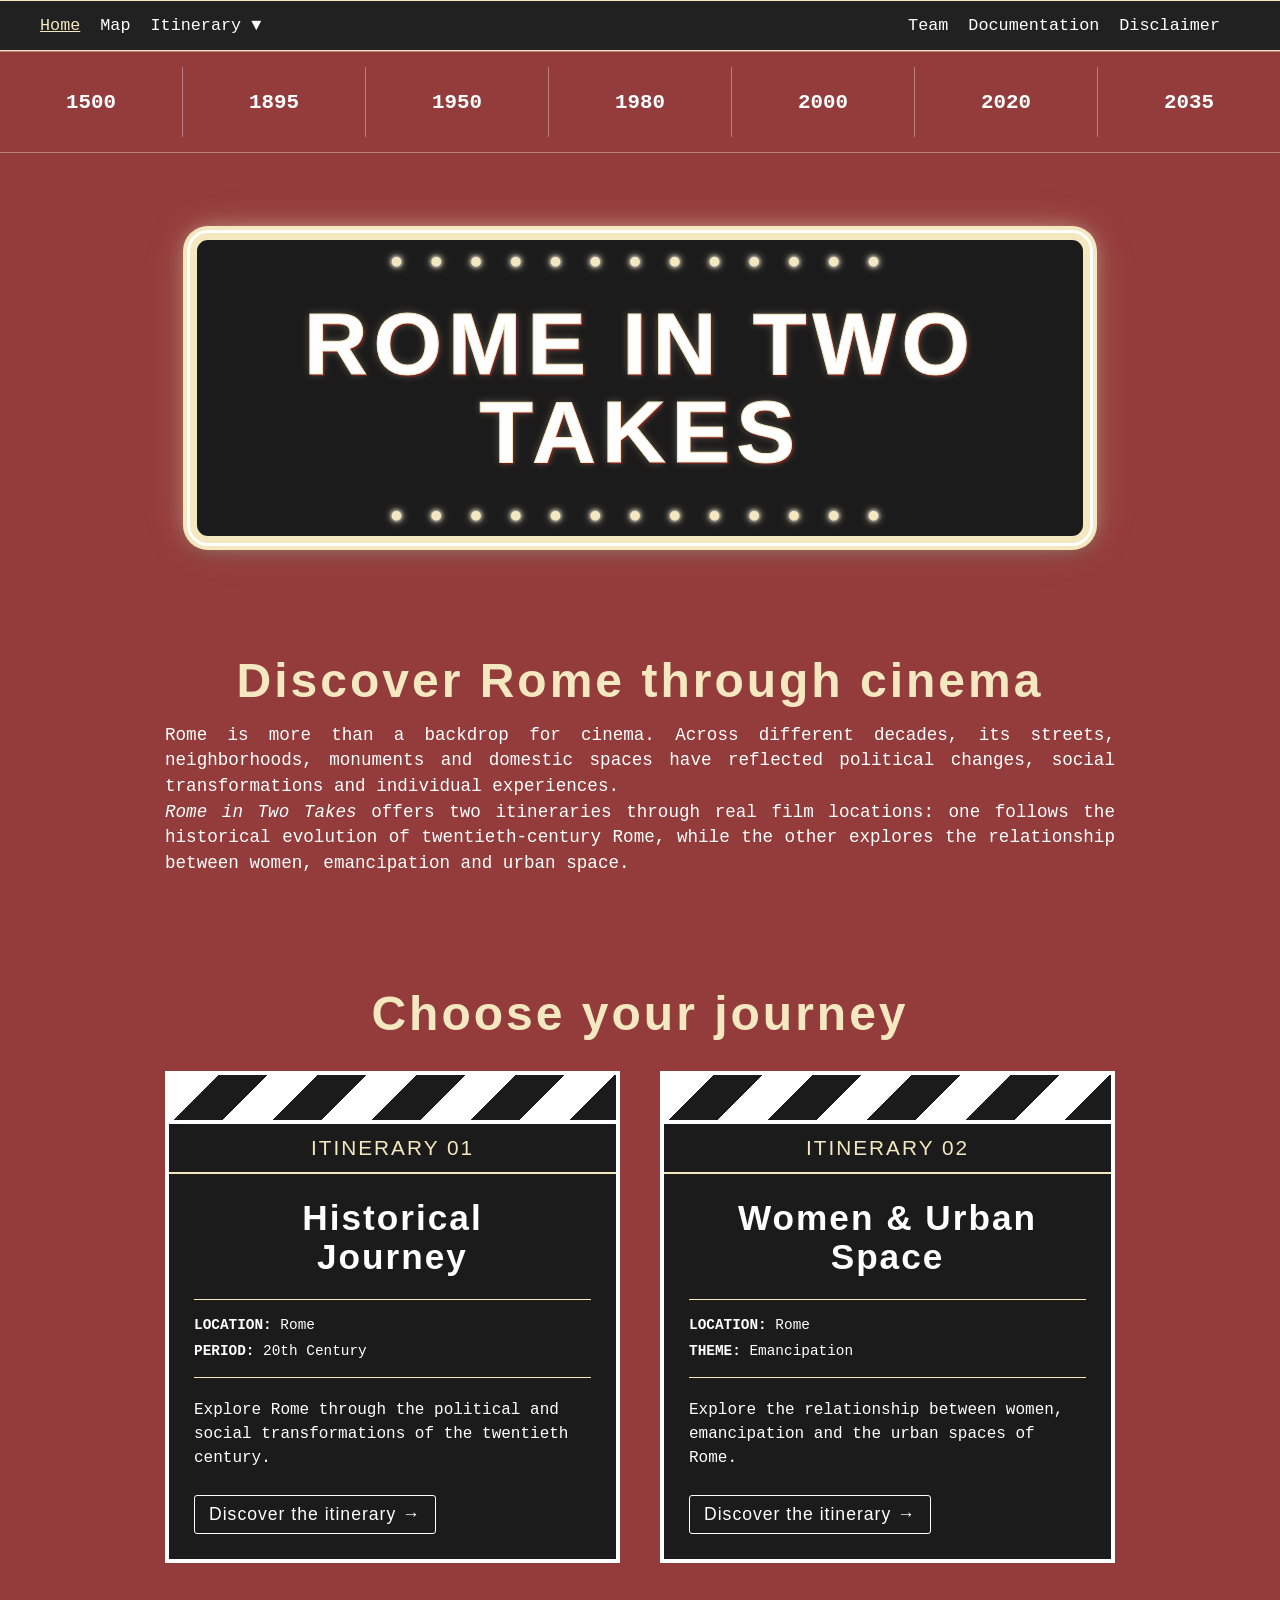
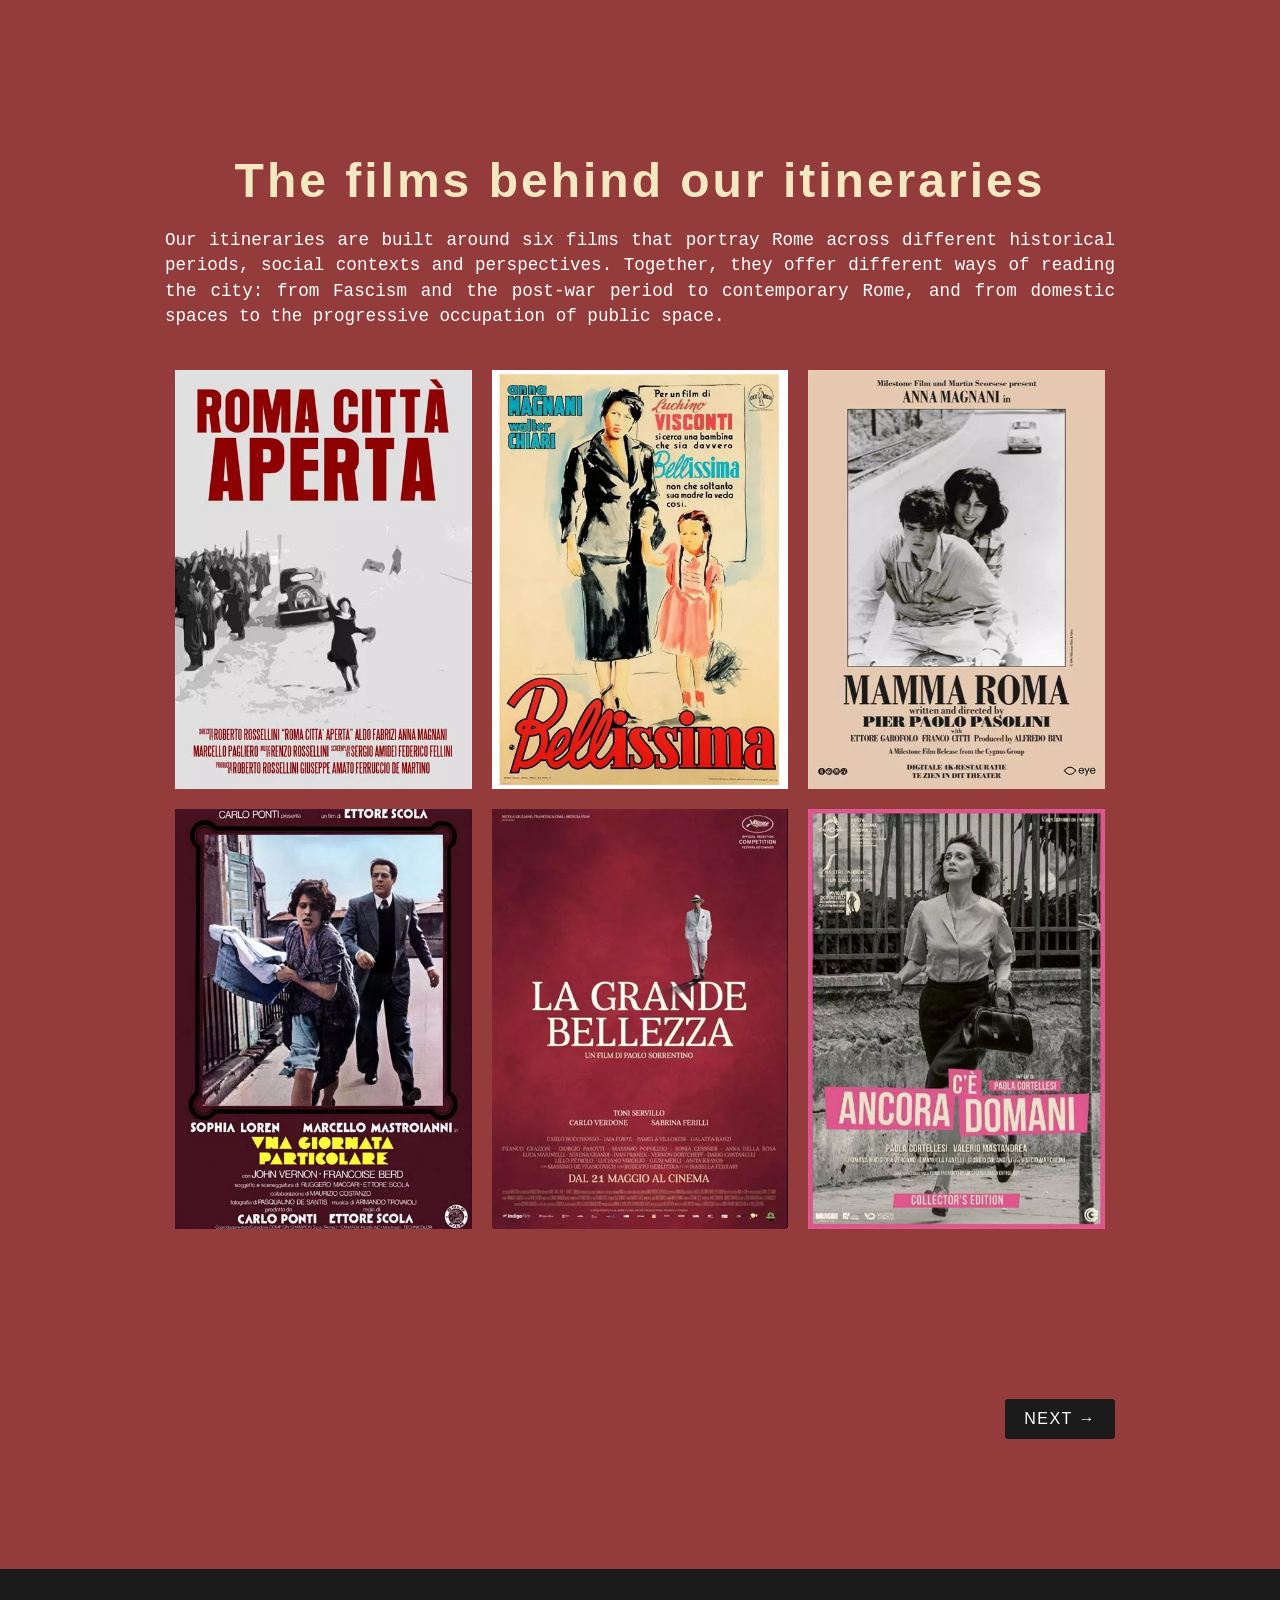
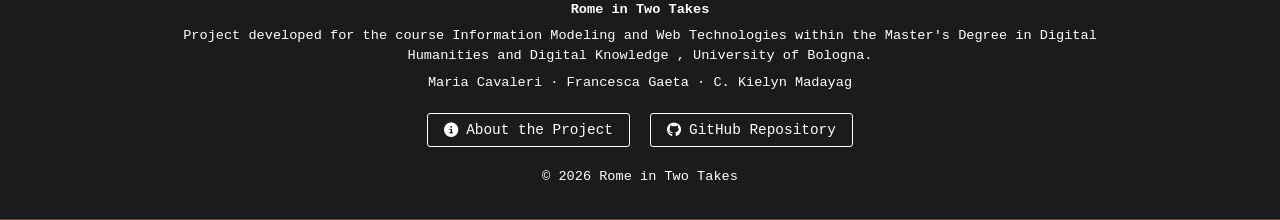
<file: index.html>
<!DOCTYPE html>
<html>

<head>
    <title>Rome in two takes</title>
    <link rel="stylesheet" href="css/base.css">
    <script src="java/base.js"></script>
    <link rel="favicon" href="img/favicon.png">
    <link href="https://fonts.googleapis.com/css2?family=Limelight&display=swap" rel="stylesheet">
    <link href="https://fonts.googleapis.com/css2?family=Libre+Baskerville:wght@400;700&family=Rye&display=swap" rel="stylesheet">
    <link rel="stylesheet" href="https://cdnjs.cloudflare.com/ajax/libs/font-awesome/6.7.2/css/all.min.css">
</head>

<body>
    <!-- header -->
    <header>

        <div class="link-head" style="text-align:left;">
            <a href="index.html" class="active">Home</a>
            <a href="mappa.html">Map</a>
            <div class="dropdown">
                 <a href="#">Itinerary &#9660;</a>
                <div class="dropdown-menu">
                    <a href="tourStorico.html">Historical Journey</a>
                    <a href="narrativa_femminista.html">Women & Urban Space</a>
                </div>

            </div>

        </div>

        <div class="link-head" style="text-align:right;">
            <a href="pagina1.html">Team</a>
            <a href="documentazione.html">Documentation</a>
            <a href="pagina3.html">Disclaimer</a>

        </div>

    </header>

    <!-- barra scelta stile -->
    <div class="bar-style">
        <div class="bar-item">
            <a href="css/style1500.css">
                <span class="nav-label">1500</span>
            </a>
        </div>
        <div class="bar-item">
            <a href="css/style1895.css">
                <span class="nav-label">1895</span>
            </a>
        </div>
        <div class="bar-item">
            <a href="css/base.css">
                <span class="nav-label">1950</span>
            </a>
        </div>
        <div class="bar-item">
            <a href="css/style1980.css">
                <span class="nav-label">1980</span>
            </a>
        </div>
        <div class="bar-item">
            <a href="css/style2000.css">
                <span class="nav-label">2000</span>
            </a>
        </div>
        <div class="bar-item">
            <a href="css/style2020.css">
                <span class="nav-label">2020</span>
            </a>
        </div>
        <div class="bar-item">
            <a href="css/style2035.css">
                <span class="nav-label">2035</span>
            </a>
        </div>
    </div>

    <!-- area centrale blocchi (foto e testo) -->
    <main>
        <section class="home-introduction">
            <div class="title-container">
                <h1>Rome in Two Takes</h1>
            </div>
        </section>

        <section class="project-introduction">

                <h2>Discover Rome through cinema</h2>
                <p> Rome is more than a backdrop for cinema. Across different decades, its streets,
                    neighborhoods, monuments and domestic spaces have reflected political changes,
                    social transformations and individual experiences.
                </p>

                <p>
                    <i>Rome in Two Takes</i> offers two itineraries through real film locations:
                    one follows the historical evolution of twentieth-century Rome, while the other
                    explores the relationship between women, emancipation and urban space.
                </p>

        </section>


        <section class="narratives">
            <h2>Choose your journey</h2>

            <div class="narrativa-container">
                <a href="tourStorico.html" class="narrative-card">
                    <div class="card-decoration"></div>
                    <div class="card-label">
                        ITINERARY 01
                    </div>
                    <div class="card-body">
                        <h3>Historical <br> Journey</h3>
                        <div class="card-details">
                            <p><strong>LOCATION:</strong> Rome</p>
                            <p><strong>PERIOD:</strong> 20th Century</p>
                        </div>
                        <p class="card-description">
                            Explore Rome through the political and social
                            transformations of the twentieth century.
                        </p>
                        <span class="discover">Discover the itinerary &rarr;</span>
                    </div>
                </a>


                <a href="narrativa_femminista.html" class="narrative-card">
                    <div class="card-decoration"></div>
                    <div class="card-label">
                        ITINERARY 02
                    </div>
                    <div class="card-body">
                        <h3>Women & Urban Space</h3>
                        <div class="card-details">
                            <p><strong>LOCATION:</strong> Rome</p>
                            <p><strong>THEME:</strong> Emancipation</p>
                        </div>
                        <p class="card-description">
                            Explore the relationship between women,
                            emancipation and the urban spaces of Rome.
                        </p>
                        <span class="discover">Discover the itinerary &rarr;</span>
                    </div>
                </a>
            </div>
        </section>


        <section class="films-section">

                <div class="films-introduction">
                    <h2>The films behind our itineraries</h2>

                    <p>
                        Our itineraries are built around six films that portray Rome across different historical periods,
                        social contexts and perspectives. Together, they offer different ways of reading the city:
                        from Fascism and the post-war period to contemporary Rome, and from domestic spaces to the
                        progressive occupation of public space.
                    </p>
                </div>


                <div class="poster-container">

                    <div class="poster-grid">

                        <!-- POSTER 1 -->
                        <div class="poster">
                            <div class="poster-flip">

                                <img src="img/romacittaperta-poster.png"
                                    alt="Rome, Open City poster"
                                    class="poster-img">

                                <div class="poster-back">
                                    <h3>Rome, Open City</h3>

                                    <p>
                                        Roberto Rossellini (1945)<br><br>
                                        A landmark of Italian Neorealism, the film portrays
                                        Rome during the Nazi occupation and the struggle of the Resistance.
                                    </p>
                                </div>

                            </div>
                        </div>


                        <!-- POSTER 2 -->
                        <div class="poster">
                            <div class="poster-flip">

                                <img src="img/bellissima-poster.png"
                                    alt="Bellissima poster"
                                    class="poster-img">

                                <div class="poster-back">
                                    <h3>Bellissima</h3>

                                    <p>
                                        Luchino Visconti (1951)<br><br>
                                        Through Maddalena and her daughter, the film explores
                                        working-class Rome and the dreams created by the world of Cinecittà.
                                    </p>
                                </div>

                            </div>
                        </div>


                        <!-- POSTER 3 -->
                        <div class="poster">
                            <div class="poster-flip">

                                <img src="img/mammaroma-poster.png"
                                    alt="Mamma Roma poster"
                                    class="poster-img">

                                <div class="poster-back">
                                    <h3>Mamma Roma</h3>

                                    <p>
                                        Pier Paolo Pasolini (1962)<br><br>
                                        The film follows a mother searching for social redemption
                                        within the rapidly transforming outskirts of post-war Rome.
                                    </p>
                                </div>

                            </div>
                        </div>


                        <!-- POSTER 4 -->
                        <div class="poster">
                            <div class="poster-flip">

                                <img src="img/1ggparticolare-poster.png"
                                    alt="A Special Day poster"
                                    class="poster-img">

                                <div class="poster-back">
                                    <h3>A Special Day</h3>

                                    <p>
                                        Ettore Scola (1977)<br><br>
                                        Set during Hitler's visit to Rome in 1938, the film
                                        explores Fascism through the intimate meeting of two neighbours.
                                    </p>
                                </div>

                            </div>
                        </div>


                        <!-- POSTER 5 -->
                        <div class="poster">
                            <div class="poster-flip">

                                <img src="img/grandebellezza-poster.png"
                                    alt="The Great Beauty poster"
                                    class="poster-img">

                                <div class="poster-back">
                                    <h3>The Great Beauty</h3>

                                    <p>
                                        Paolo Sorrentino (2013)<br><br>
                                        Jep Gambardella moves through a spectacular yet disillusioned Rome,
                                        suspended between historical beauty and contemporary emptiness.
                                    </p>
                                </div>

                            </div>
                        </div>


                        <!-- POSTER 6 -->
                        <div class="poster">
                            <div class="poster-flip">

                                <img src="img/ancoradomani-poster.png"
                                    alt="There's Still Tomorrow poster"
                                    class="poster-img">

                                <div class="poster-back">
                                    <h3>There's Still Tomorrow</h3>

                                    <p>
                                        Paola Cortellesi (2023)<br><br>
                                        Set in post-war Rome, the film follows Delia's gradual
                                        movement towards independence and a different future.
                                    </p>
                                </div>

                            </div>
                        </div>

                    </div>

                </div>

            </section>

            <div class="bottoni-pagine">
                <a href="mappa.html" class="bottone">NEXT &rarr;</a>
            </div>

    </main>

    <footer>
        <div class="footer-container">

            <p class="footer-title">
                <strong>Rome in Two Takes</strong>
            </p>

            <p>
                Project developed for the course
                <a href="https://www.unibo.it/it/studiare/insegnamenti-competenze-trasversali-moocs/insegnamenti/insegnamento/2025/533915"
                    target="_blank">
                    Information Modeling and Web Technologies
                </a>
                within the Master's Degree in
                <a href="https://corsi.unibo.it/2cycle/DigitalHumanitiesKnowledge"
                    target="_blank">
                    Digital Humanities and Digital Knowledge
                </a>,
                University of Bologna.
            </p>

            <p>
                Maria Cavaleri · Francesca Gaeta · C. Kielyn Madayag
            </p>

             <div class="footer-links">

                <a href="about.html" class="footer-box">
                    <i class="fa-solid fa-circle-info"></i>
                    About the Project
                </a>

                <a href="https://github.com/mariacavaleri321-wq/infoModeling"
                    target="_blank"
                    class="footer-box">
                    <i class="fa-brands fa-github"></i>
                    GitHub Repository
                </a>

            </div>

            <p class="footer-copyright">
                © 2026 Rome in Two Takes
            </p>

        </div>
    </footer>

</body>
</html>
</file>
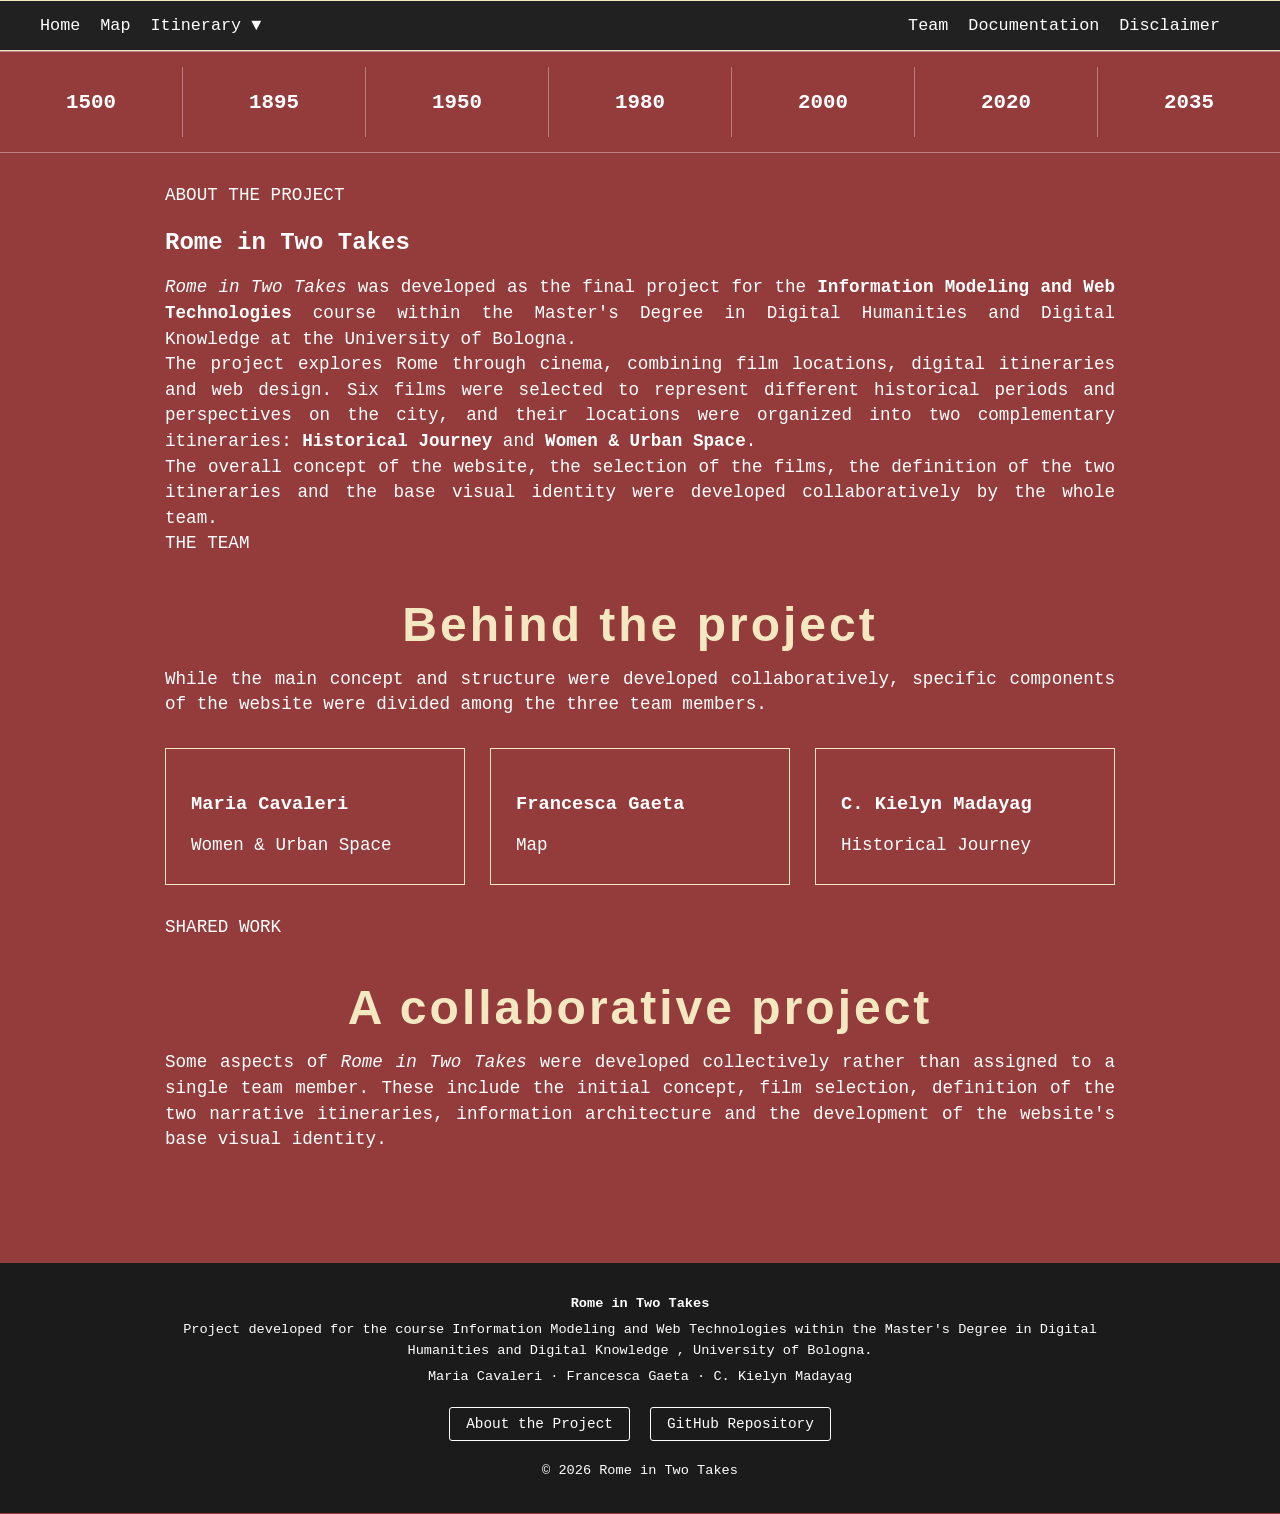
<file: about.html>
<!DOCTYPE html>

<html lang="en">

<head>

    <meta charset="UTF-8">

    <title>Rome in two takes</title>

    <link id="theme-style" rel="stylesheet" href="css/base.css">
    <link rel="stylesheet" href="https://cdnjs.cloudflare.com/ajax/libs/font-awesome/6.7.2/css/all.min.css">
    <link href="https://fonts.googleapis.com/css2?family=Libre+Baskerville:wght@400;700&family=Rye&display=swap" rel="stylesheet">
</head>

<body>
    <header>

        <div class="link-head" style="text-align:left;">
            <a href="index.html">Home</a>
            <a href="mappa.html">Map</a>
            <div class="dropdown">
                 <a href="#">Itinerary &#9660;</a>
                <div class="dropdown-menu">
                    <a href="tourStorico.html">Historical Journey</a>
                    <a href="narrativa_femminista.html">Women & Urban Space</a>
                </div>

            </div>

        </div>

        <div class="link-head" style="text-align:right;">
            <a href="pagina1.html">Team</a>
            <a href="documentazione.html">Documentation</a>
            <a href="pagina3.html">Disclaimer</a>

        </div>

    </header>

    <!-- barra scelta stile -->
    <div class="bar-style">
        <div class="bar-item">
            <a href="css/style1500.css">
                <span class="nav-label">1500</span>
            </a>
        </div>
        <div class="bar-item">
            <a href="css/style1895.css">
                <span class="nav-label">1895</span>
            </a>
        </div>
        <div class="bar-item">
            <a href="css/base.css">
                <span class="nav-label">1950</span>
            </a>
        </div>
        <div class="bar-item">
            <a href="css/style1980.css">
                <span class="nav-label">1980</span>
            </a>
        </div>
        <div class="bar-item">
            <a href="css/style2000.css">
                <span class="nav-label">2000</span>
            </a>
        </div>
        <div class="bar-item">
            <a href="css/style2020.css">
                <span class="nav-label">2020</span>
            </a>
        </div>
        <div class="bar-item">
            <a href="css/style2035.css">
                <span class="nav-label">2035</span>
            </a>
        </div>
    </div>

    <main class="about-page">

            <!-- INTRODUZIONE AL PROGETTO -->
            <section class="about-introduction">

                <p class="section-label">ABOUT THE PROJECT</p>

                <h1>Rome in Two Takes</h1>

                <p>
                    <i>Rome in Two Takes</i> was developed as the final project for the
                    <strong>Information Modeling and Web Technologies</strong> course
                    within the Master's Degree in Digital Humanities and Digital Knowledge
                    at the University of Bologna.
                </p>

                <p>
                    The project explores Rome through cinema, combining film locations,
                    digital itineraries and web design. Six films were selected to represent
                    different historical periods and perspectives on the city, and their
                    locations were organized into two complementary itineraries:
                    <strong>Historical Journey</strong> and
                    <strong>Women & Urban Space</strong>.
                </p>

                <p>
                    The overall concept of the website, the selection of the films,
                    the definition of the two itineraries and the base visual identity
                    were developed collaboratively by the whole team.
                </p>

            </section>


            <!-- TEAM -->
            <section class="team-section">

                <p class="section-label">THE TEAM</p>
                <h2>Behind the project</h2>

                <p class="team-introduction">
                    While the main concept and structure were developed collaboratively,
                    specific components of the website were divided among the three
                    team members.
                </p>


                <div class="team-container">



                    <!-- MARIA -->
                    <article class="team-card">


                        <h3>Maria Cavaleri</h3>

                        <p class="team-role">Women & Urban Space</p>

            
                    </article>

                     <!-- FRANCESCA -->
                    <article class="team-card">


                        <h3>Francesca Gaeta</h3>

                        <p class="team-role">Map</p>

        
                    </article>


                    <!-- KIELYN -->
                    <article class="team-card">

                        <h3>C. Kielyn Madayag</h3>

                        <p class="team-role">Historical Journey</p>

                    </article>

                </div>

            </section>


            <!-- COLLABORATIVE WORK -->
            <section class="shared-work">

                <p class="section-label">SHARED WORK</p>
                <h2>A collaborative project</h2>

                <p>
                    Some aspects of <i>Rome in Two Takes</i> were developed collectively
                    rather than assigned to a single team member. These include the
                    initial concept, film selection, definition of the two narrative
                    itineraries, information architecture and the development of the
                    website's base visual identity.
                </p>

            </section>

        </main>

 <footer>
        <div class="footer-container">

            <p class="footer-title">
                <strong>Rome in Two Takes</strong>
            </p>

            <p>
                Project developed for the course
                <a href="https://www.unibo.it/it/studiare/insegnamenti-competenze-trasversali-moocs/insegnamenti/insegnamento/2025/533915"
                    target="_blank">
                    Information Modeling and Web Technologies
                </a>
                within the Master's Degree in
                <a href="https://corsi.unibo.it/2cycle/DigitalHumanitiesKnowledge"
                    target="_blank">
                    Digital Humanities and Digital Knowledge
                </a>,
                University of Bologna.
            </p>

            <p>
                Maria Cavaleri · Francesca Gaeta · C. Kielyn Madayag
            </p>

            <div class="footer-links">

                <a href="about.html" class="footer-box">
                    About the Project
                </a>

                <a href="https://github.com/mariacavaleri321-wq/infoModeling"
                    target="_blank"
                    class="footer-box">
                    GitHub Repository
                </a>

            </div>

            <p class="footer-copyright">
                © 2026 Rome in Two Takes
            </p>

        </div>
    </footer>


</body>

</html>
</file>
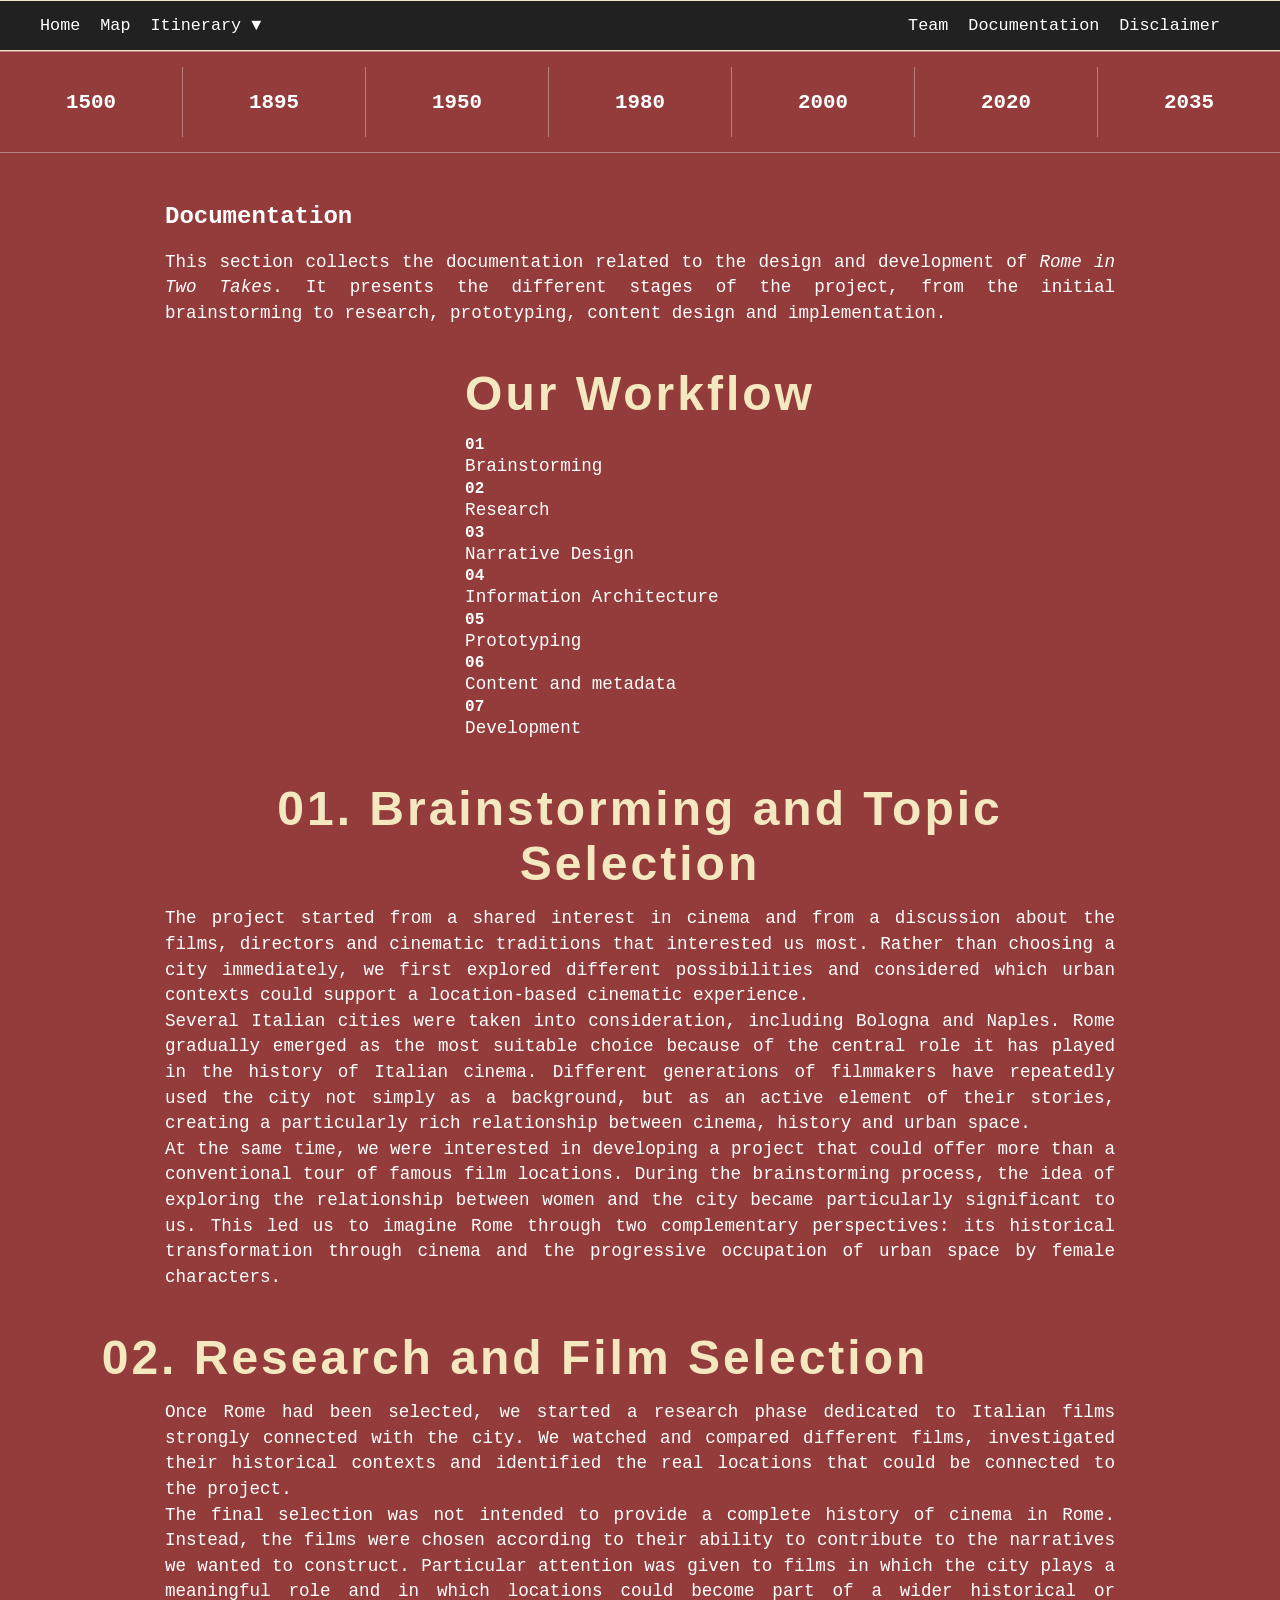
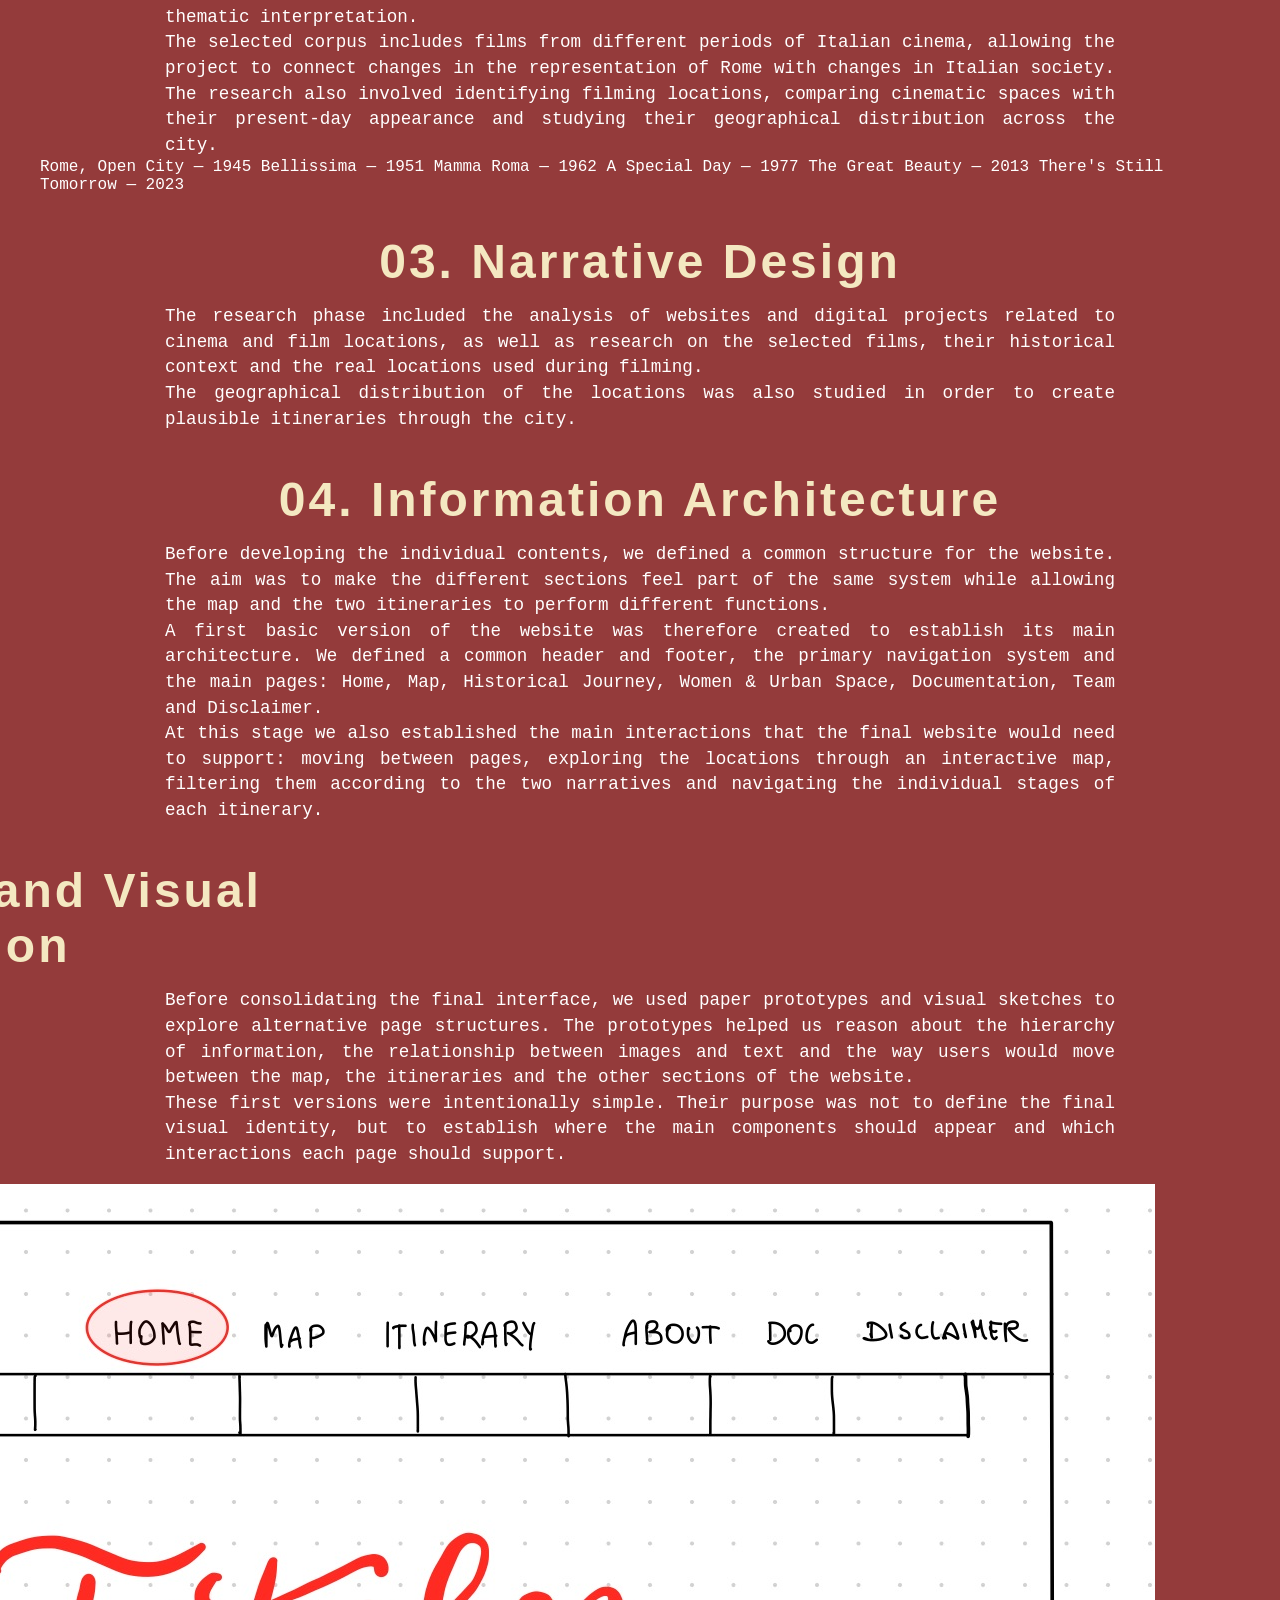
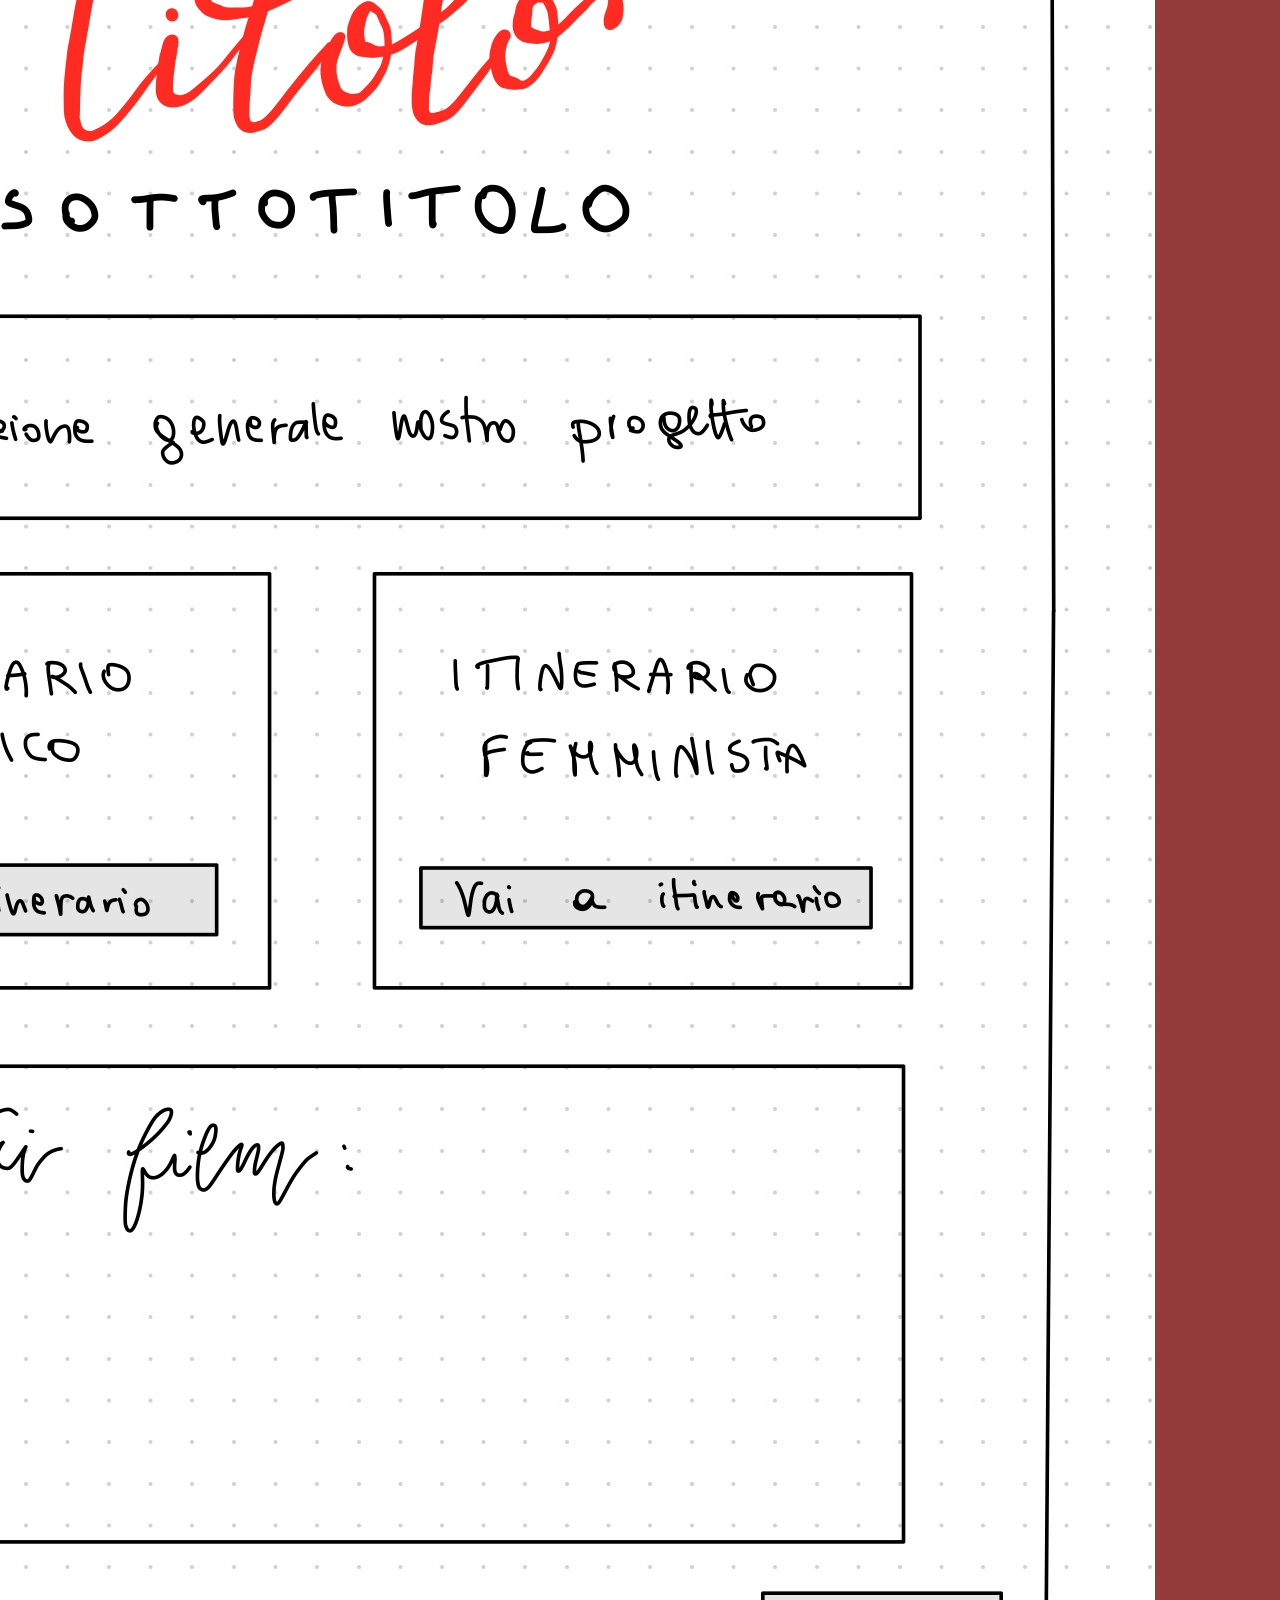
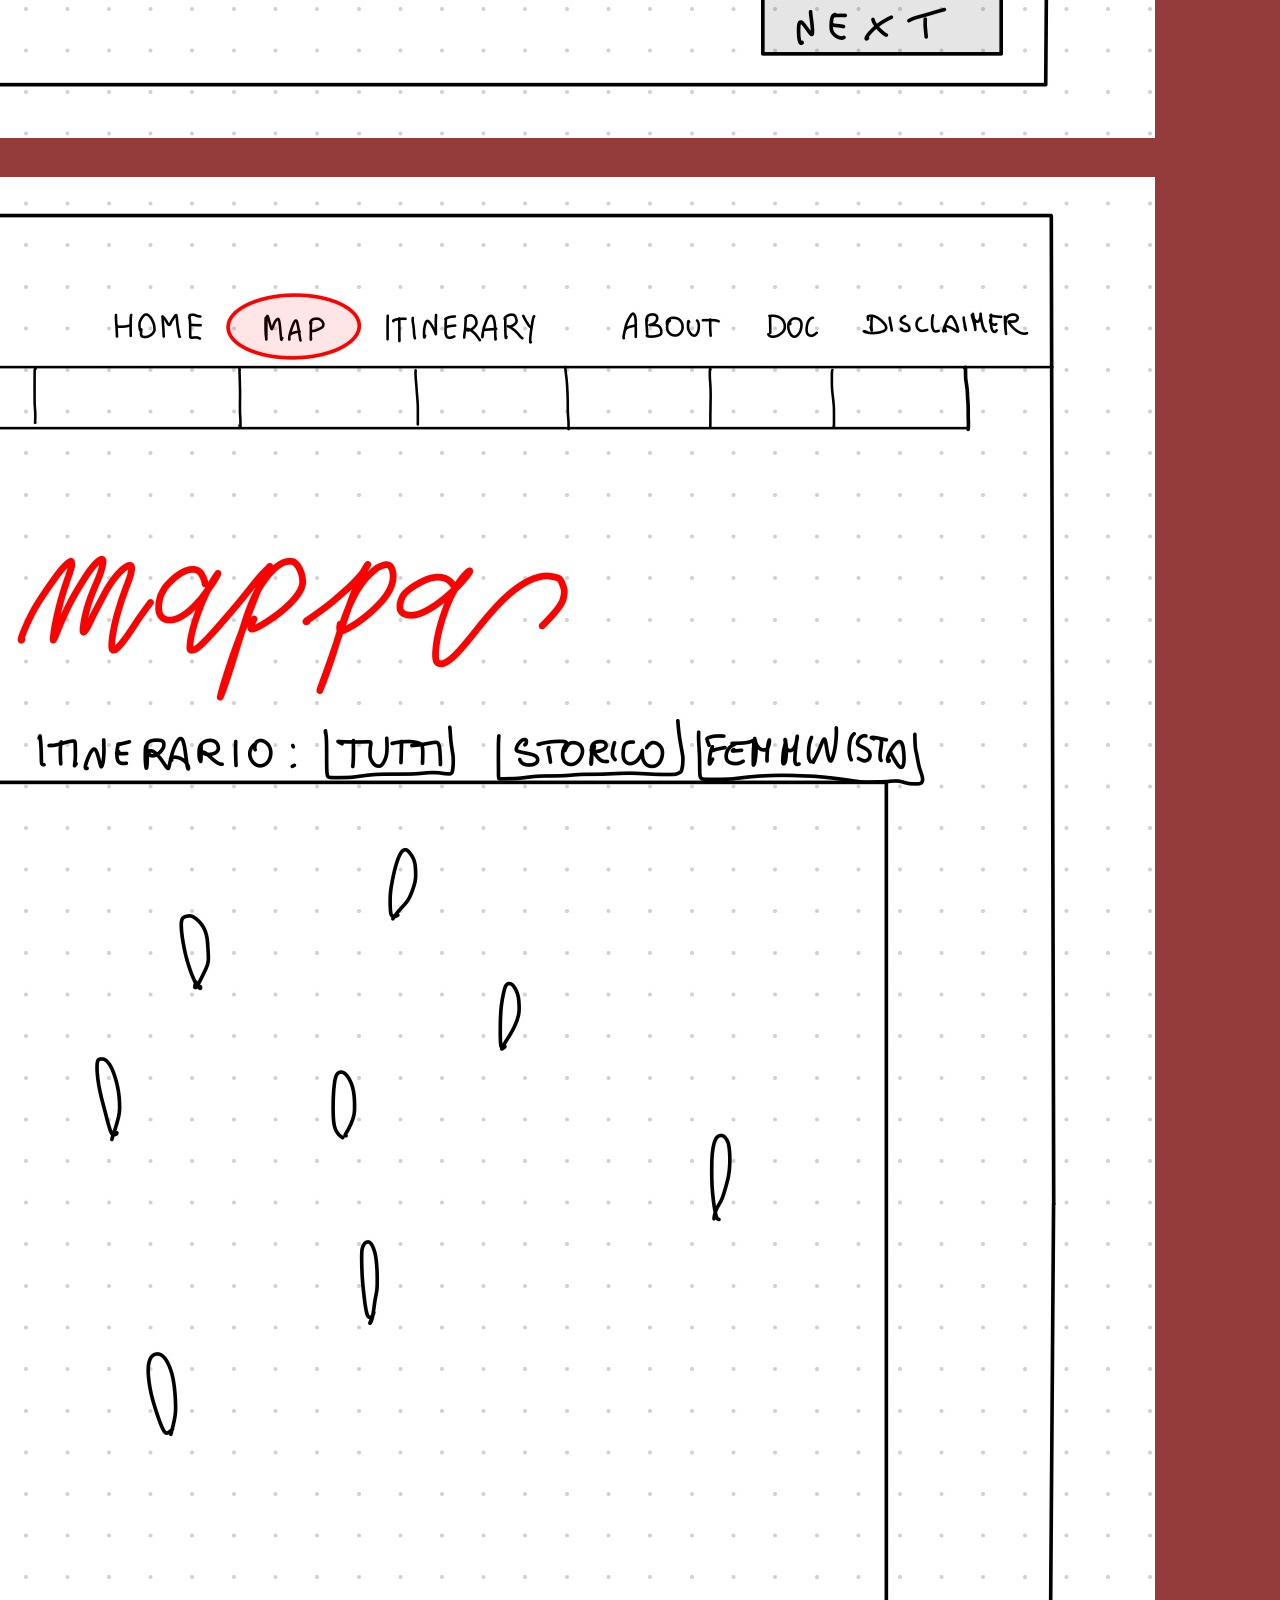
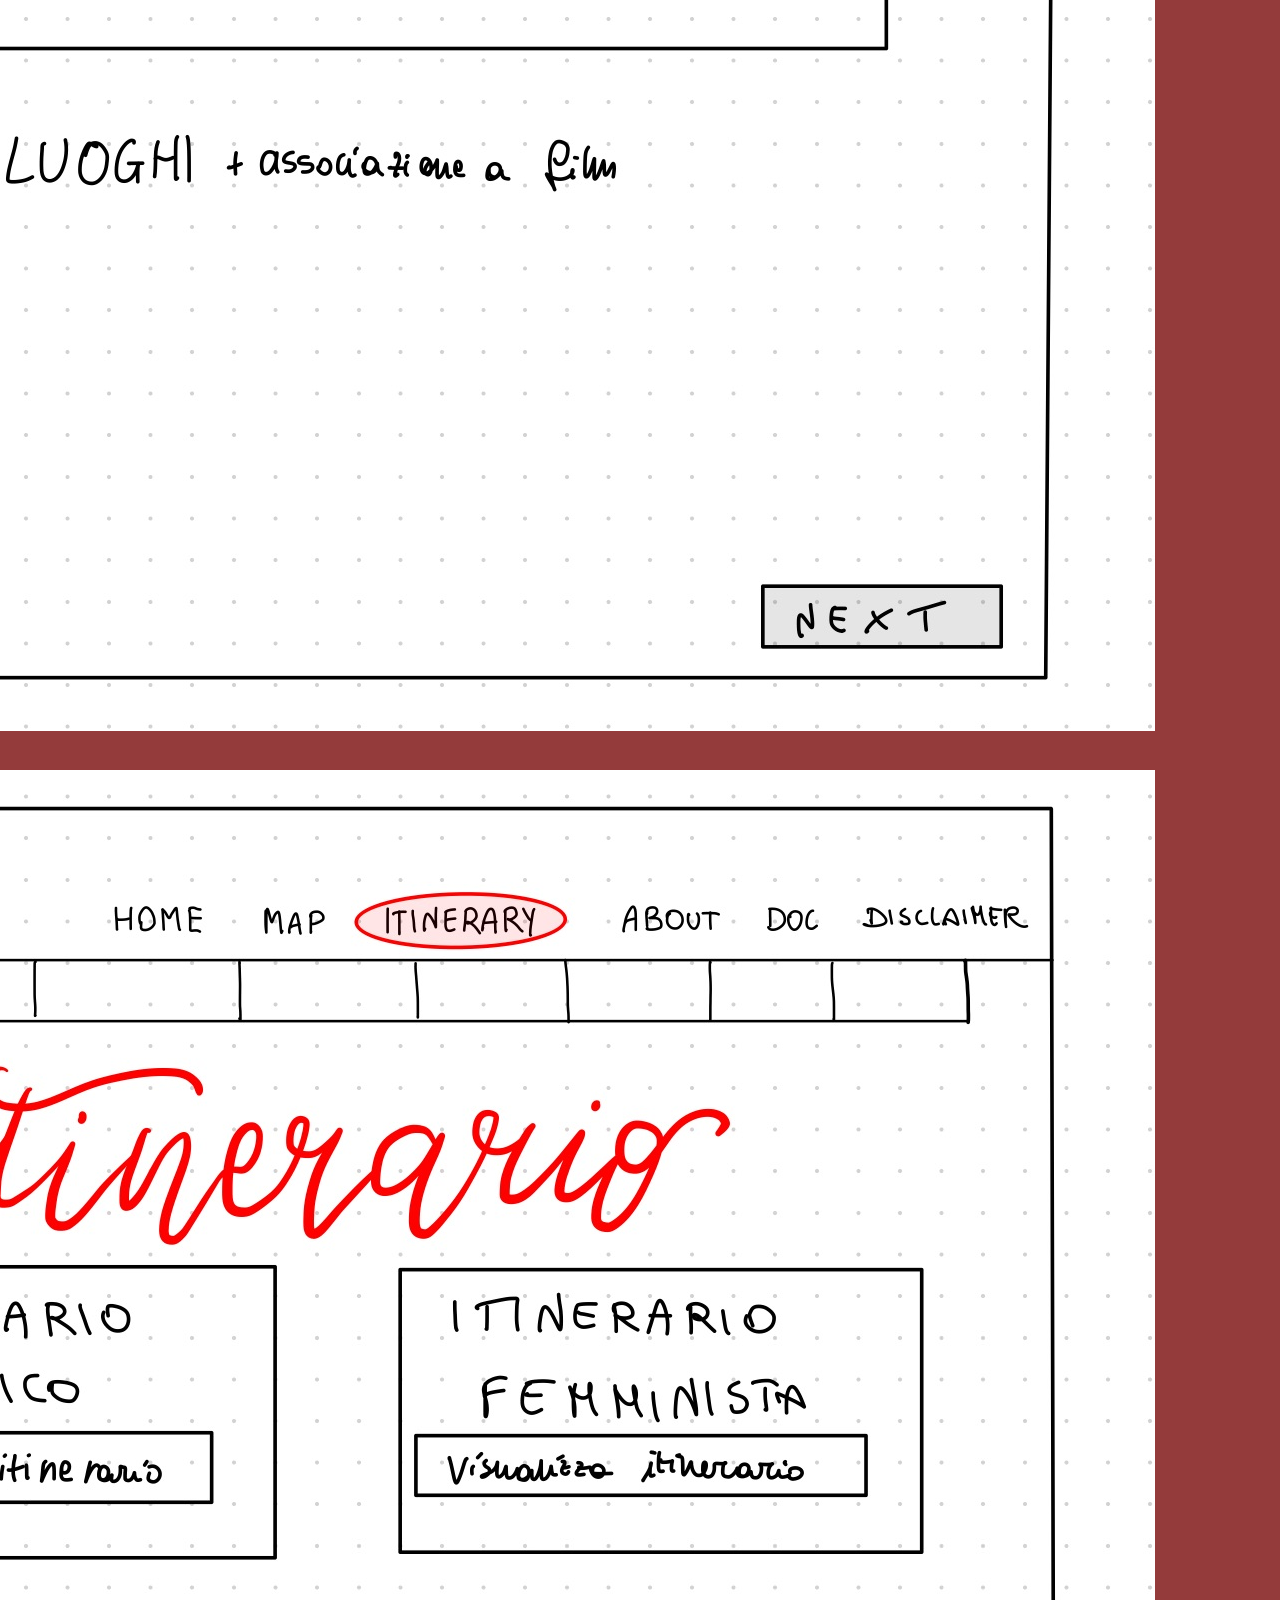
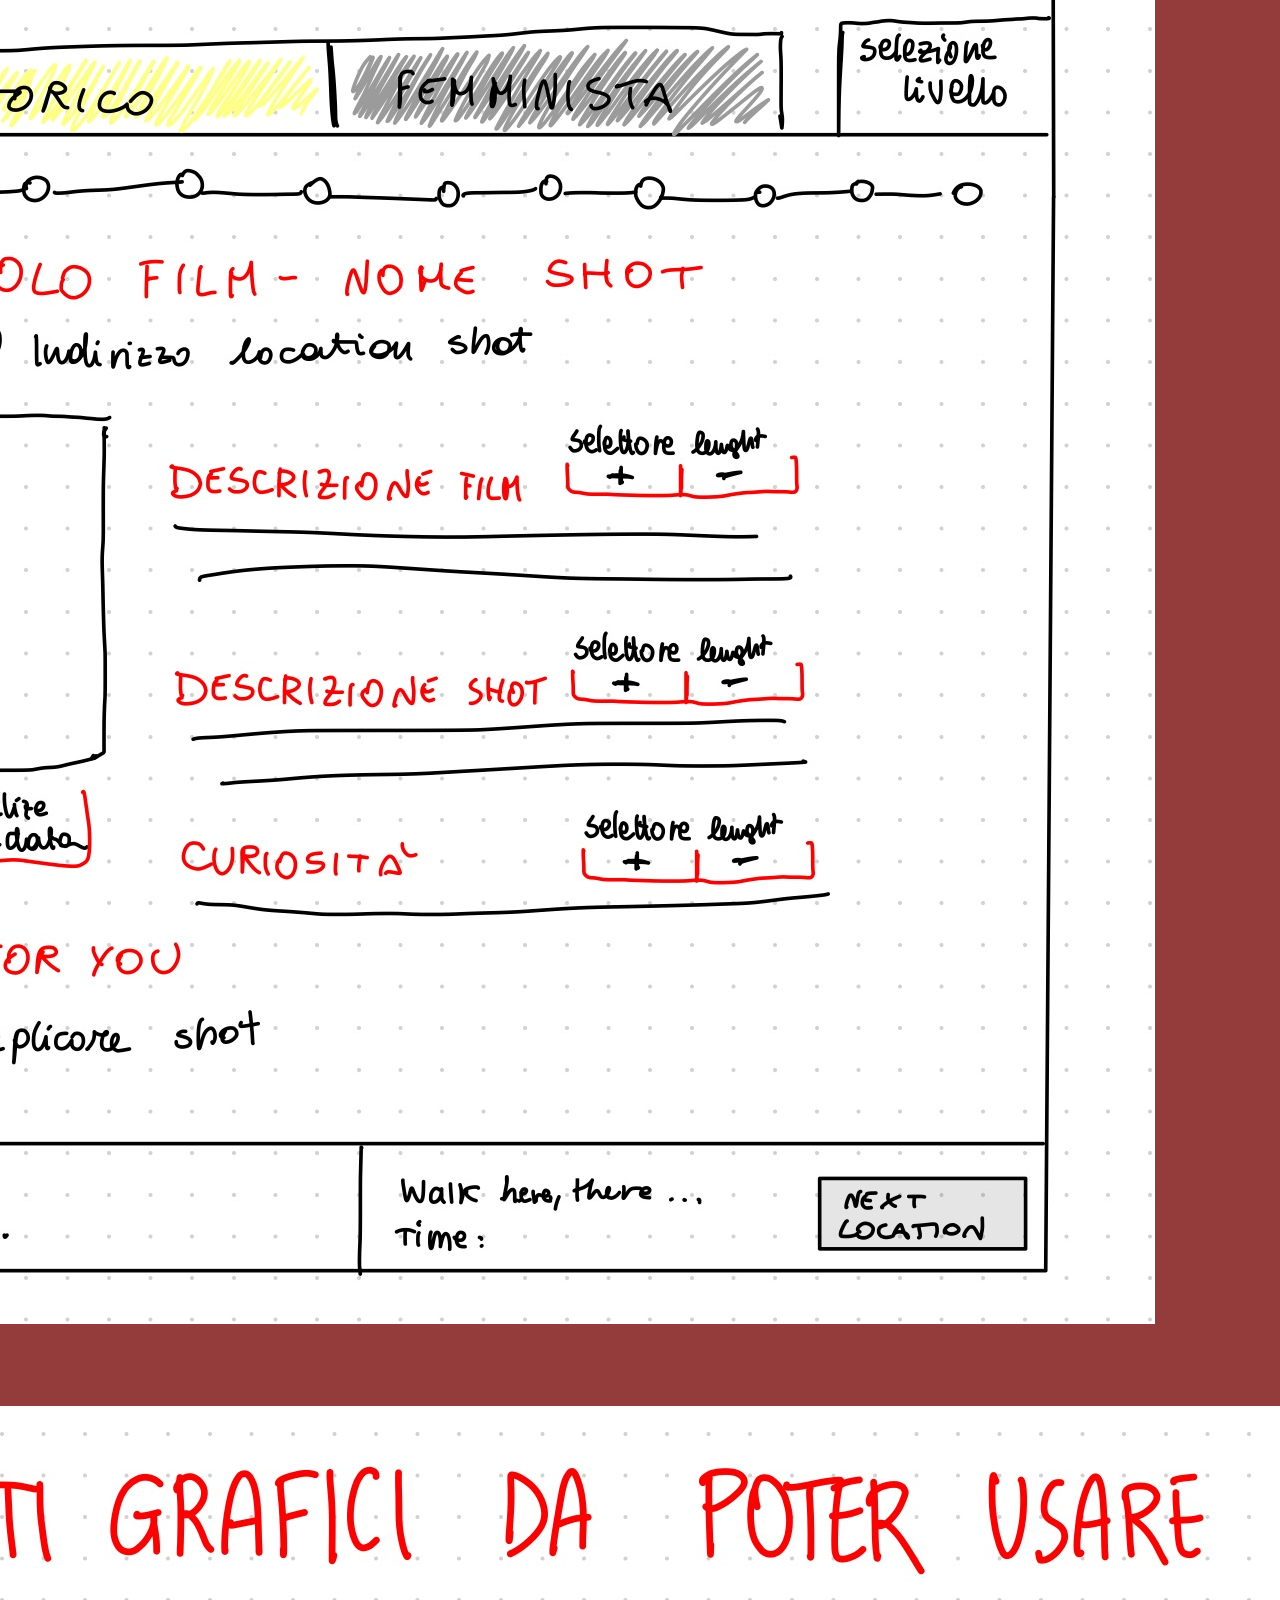
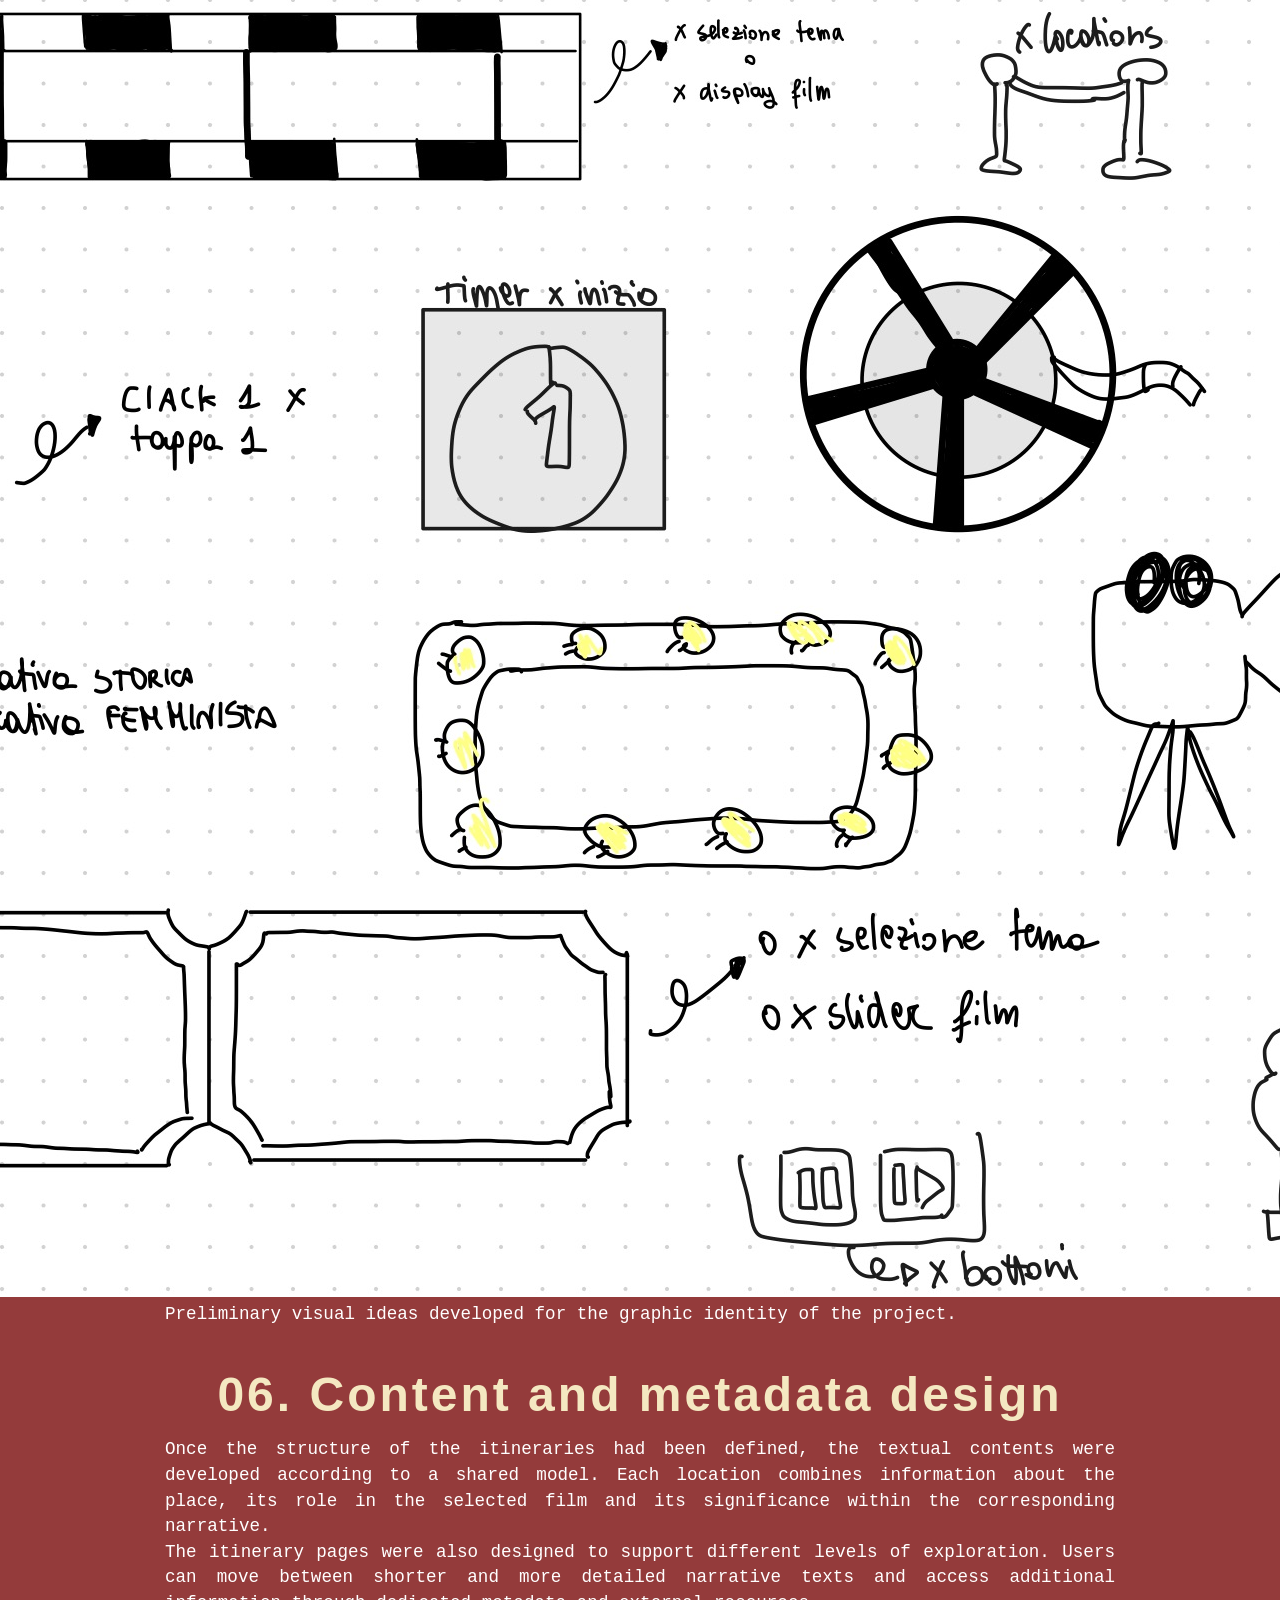
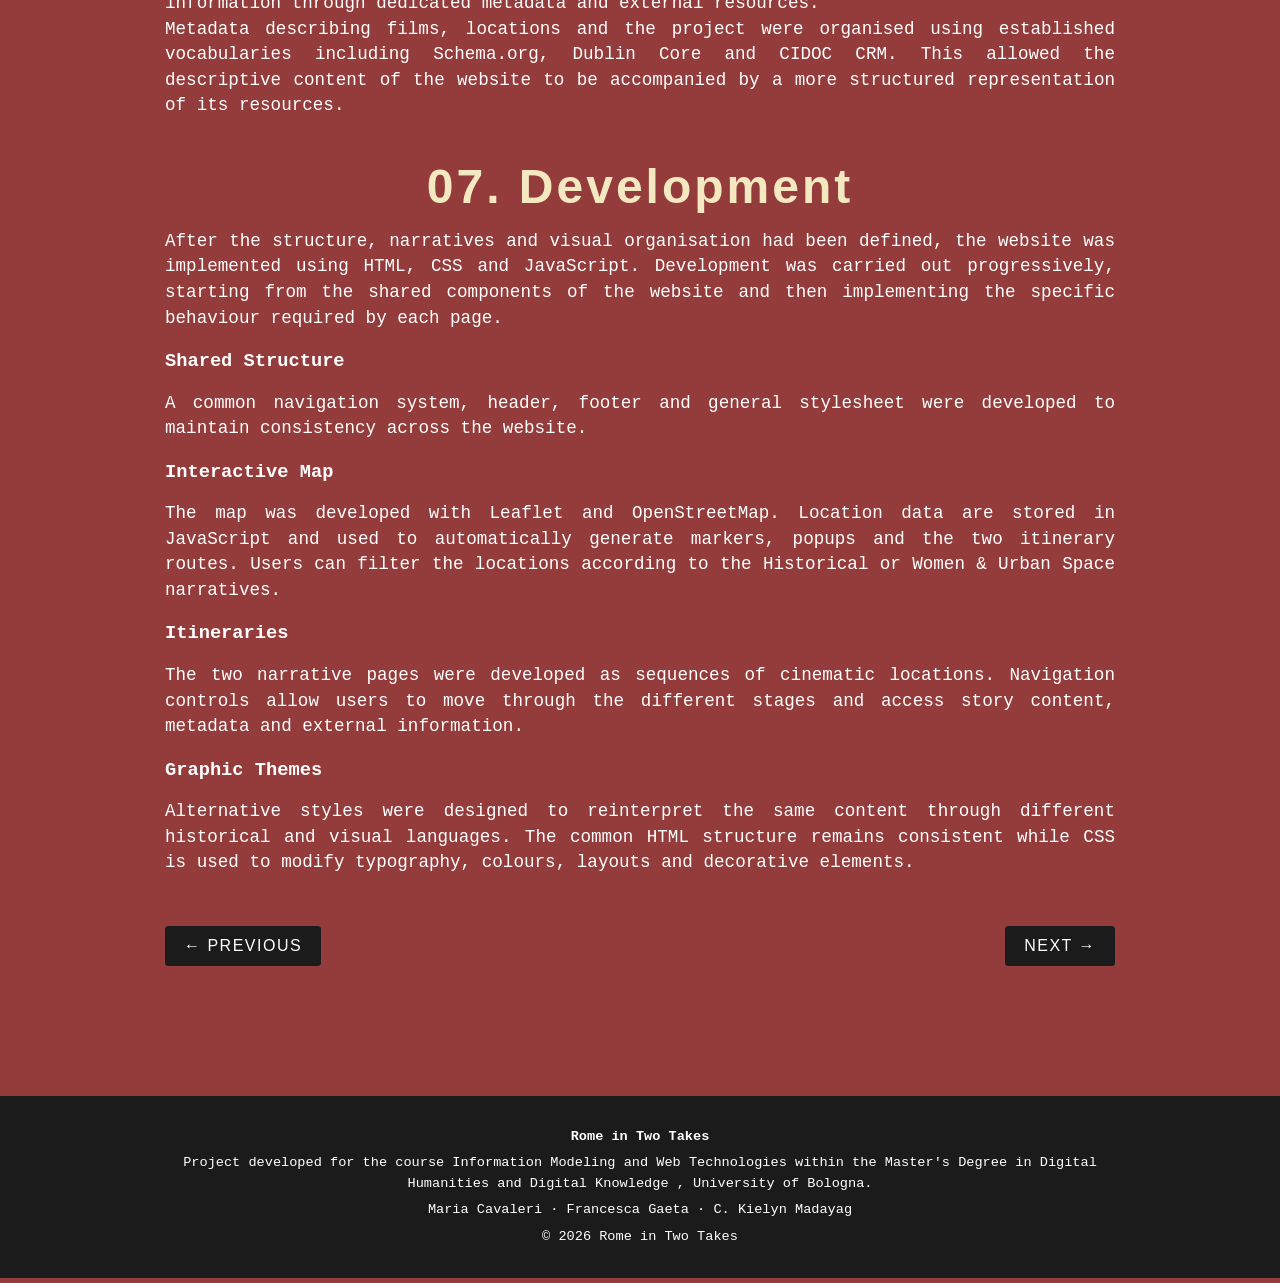
<file: documentazione.html>
<!DOCTYPE html>
<html lang="en">

<head>
    <meta charset="UTF-8">
    <title>Documentation - Rome in Two Takes</title>

    <link rel="stylesheet" href="css/base.css">
    <script src="java/base.js"></script>

    <link href="https://fonts.googleapis.com/css2?family=Libre+Baskerville:wght@400;700&family=Rye&display=swap" rel="stylesheet">
</head>

<body>
    <header>
    
        <div class="link-head" style="text-align:left;">
            <a href="index.html">Home</a>
            <a href="mappa.html">Map</a>
            <div class="dropdown">
                <a href="#">Itinerary &#9660;</a>
                <div class="dropdown-menu">
                    <a href="tourStorico.html">Historical Journey</a>
                    <a href="narrativa_femminista.html">Women & Urban Space</a>
                </div>
    
            </div>
    
        </div>
    
        <div class="link-head" style="text-align:right;">
            <a href="pagina1.html">Team</a>
            <a href="documentazione.html">Documentation</a>
            <a href="pagina3.html">Disclaimer</a>
    
        </div>
    
    </header>


    <!-- barra scelta stile -->
    <div class="bar-style">
        <div class="bar-item">
            <a href="css/style1.css">
                <span class="nav-label">1500</span>
            </a>
        </div>
        <div class="bar-item">
            <a href="css/style1895.css">
                <span class="nav-label">1895</span>
            </a>
        </div>
        <div class="bar-item">
            <a href="css/base.css">
                <span class="nav-label">1950</span>
            </a>
        </div>
        <div class="bar-item">
            <a href="css/style1980.css">
                <span class="nav-label">1980</span>
            </a>
        </div>
        <div class="bar-item">
            <a href="css/style4.css">
                <span class="nav-label">2000</span>
            </a>
        </div>
        <div class="bar-item">
            <a href="css/style5.css">
                <span class="nav-label">2020</span>
            </a>
        </div>
        <div class="bar-item">
            <a href="css/style6.css">
                <span class="nav-label">2035</span>
            </a>
        </div>
    </div>


    <main class="documentation-page">

        <!-- INTRO -->
        <section class="documentation-intro">

            <h1>Documentation</h1>

            <p>
                This section collects the documentation related to the design
                and development of <em>Rome in Two Takes</em>.
                It presents the different stages of the project, from the initial
                brainstorming to research, prototyping, content design and
                implementation.
            </p>

        </section>


        <!-- WORKFLOW -->
        <section class="workflow">

            <h2>Our Workflow</h2>

            <div class="workflow-steps">

                <div class="workflow-step">
                    <strong>01</strong>
                    <p>Brainstorming</p>
                </div>

                <div class="workflow-step">
                    <strong>02</strong>
                    <p>Research</p>
                </div>

                <div class="workflow-step">
                    <strong>03</strong>
                    <p>Narrative Design</p>
                </div>

                <div class="workflow-step">
                    <strong>04</strong>
                    <p>Information Architecture</p>
                </div>

                <div class="workflow-step">
                    <strong>05</strong>
                    <p>Prototyping</p>
                </div>

                <div class="workflow-step">
                    <strong>06</strong>
                    <p>Content and metadata</p>
                </div>

                <div class="workflow-step">
                    <strong>07</strong>
                    <p>Development</p>
                </div>

            </div>

        </section>


        <!-- BRAINSTORMING -->
        <section class="documentation-section">

            <h2>01. Brainstorming and Topic Selection</h2>

            <p>
                The project started from a shared interest in cinema and from a discussion
                about the films, directors and cinematic traditions that interested us most.
                Rather than choosing a city immediately, we first explored different
                possibilities and considered which urban contexts could support a
                location-based cinematic experience.
            </p>

            <p>
                Several Italian cities were taken into consideration, including Bologna
                and Naples. Rome gradually emerged as the most suitable choice because
                of the central role it has played in the history of Italian cinema.
                Different generations of filmmakers have repeatedly used the city not
                simply as a background, but as an active element of their stories,
                creating a particularly rich relationship between cinema, history and
                urban space.
            </p>

            <p>
                At the same time, we were interested in developing a project that could
                offer more than a conventional tour of famous film locations. During the
                brainstorming process, the idea of exploring the relationship between
                women and the city became particularly significant to us. This led us
                to imagine Rome through two complementary perspectives: its historical
                transformation through cinema and the progressive occupation of urban
                space by female characters.
            </p>

        </section>


        <!-- CONCEPT -->
        <section class="documentation-section">

            <h2>02. Research and Film Selection</h2>

            <p>
                Once Rome had been selected, we started a research phase dedicated to
                Italian films strongly connected with the city. We watched and compared
                different films, investigated their historical contexts and identified
                the real locations that could be connected to the project.
            </p>

            <p>
                The final selection was not intended to provide a complete history of
                cinema in Rome. Instead, the films were chosen according to their ability
                to contribute to the narratives we wanted to construct. Particular
                attention was given to films in which the city plays a meaningful role
                and in which locations could become part of a wider historical or
                thematic interpretation.
            </p>

            <p>
                The selected corpus includes films from different periods of Italian
                cinema, allowing the project to connect changes in the representation
                of Rome with changes in Italian society. The research also involved
                identifying filming locations, comparing cinematic spaces with their
                present-day appearance and studying their geographical distribution
                across the city.
            </p>

            <div class="film-selection">
                <span>Rome, Open City — 1945</span>
                <span>Bellissima — 1951</span>
                <span>Mamma Roma — 1962</span>
                <span>A Special Day — 1977</span>
                <span>The Great Beauty — 2013</span>
                <span>There's Still Tomorrow — 2023</span>
            </div>

        </section>


        <!-- RESEARCH -->
        <section class="documentation-section">

            <h2>03. Narrative Design</h2>

            <p>
                The research phase included the analysis of websites and digital
                projects related to cinema and film locations, as well as research
                on the selected films, their historical context and the real
                locations used during filming.
            </p>

            <p>
                The geographical distribution of the locations was also studied
                in order to create plausible itineraries through the city.
            </p>

        </section>


        <!-- PROTOTYPING -->
        <section class="documentation-section">

            <h2>04. Information Architecture</h2>

           <p>
                Before developing the individual contents, we defined a common structure
                for the website. The aim was to make the different sections feel part
                of the same system while allowing the map and the two itineraries to
                perform different functions.
            </p>

            <p>
                A first basic version of the website was therefore created to establish
                its main architecture. We defined a common header and footer, the primary
                navigation system and the main pages: Home, Map, Historical Journey,
                Women & Urban Space, Documentation, Team and Disclaimer.
            </p>

            <p>
                At this stage we also established the main interactions that the final
                website would need to support: moving between pages, exploring the
                locations through an interactive map, filtering them according to the
                two narratives and navigating the individual stages of each itinerary.
            </p>



        </section>


        <!-- CONTENT DESIGN -->
        <section class="documentation-section">

            <h2>05. Prototyping and Visual Exploration</h2>

            <p>Before consolidating the final interface, we used paper prototypes and
                visual sketches to explore alternative page structures. The prototypes
                helped us reason about the hierarchy of information, the relationship
                between images and text and the way users would move between the map,
                the itineraries and the other sections of the website.
            </p>

            <p>These first versions were intentionally simple. Their purpose was not
                to define the final visual identity, but to establish where the main
                components should appear and which interactions each page should support.
            </p>
            <!-- TRE PROTOTIPI VERTICALI -->
            <div class="prototype-row">

                <figure>
                    <img src="img/documentazione/prototipo1.jpg"
                         alt="First paper prototype">

                    <figcaption>
                        Home page prototype.
                    </figcaption>
                </figure>


                <figure>
                    <img src="img/documentazione/prototipo2.jpg"
                         alt="Second paper prototype">

                    <figcaption>
                        Map page prototype.
                    </figcaption>
                </figure>


                <figure>
                    <img src="img/documentazione/prototipo3.jpg"
                         alt="Third paper prototype">

                    <figcaption>
                        Itinerary page prototype.
                    </figcaption>
                </figure>

            </div>


            <!-- IDEE GRAFICHE -->
            <div class="graphic-ideas">

                <h3>Graphic Ideas</h3>

                <img src="img/documentazione/idee.jpg"
                     alt="Graphic ideas for Rome in Two Takes">

                <p>
                    Preliminary visual ideas developed for the graphic identity
                    of the project.
                </p>

            </div>
        </section>


        <!-- DEVELOPMENT -->
        <section class="documentation-section">

            <h2>06. Content and metadata design</h2>

            <p>Once the structure of the itineraries had been defined, the textual
                contents were developed according to a shared model. Each location
                combines information about the place, its role in the selected film
                and its significance within the corresponding narrative.
            </p>

            <p>The itinerary pages were also designed to support different levels of
                exploration. Users can move between shorter and more detailed narrative
                texts and access additional information through dedicated metadata and
                external resources.
            </p>

            <p> Metadata describing films, locations and the project were organised
                using established vocabularies including Schema.org, Dublin Core and
                CIDOC CRM. This allowed the descriptive content of the website to be
                accompanied by a more structured representation of its resources.
            </p>

        </section>


        <section class="documentation-section">

            <h2>07. Development</h2>

            <p>
                After the structure, narratives and visual organisation had been defined,
                the website was implemented using HTML, CSS and JavaScript. Development
                was carried out progressively, starting from the shared components of
                the website and then implementing the specific behaviour required by
                each page.
            </p>

            <div class="development-grid">

                <div class="development-item">
                    <h3>Shared Structure</h3>
                    <p>
                        A common navigation system, header, footer and general stylesheet
                        were developed to maintain consistency across the website.
                    </p>
                </div>

                <div class="development-item">
                    <h3>Interactive Map</h3>
                    <p>
                        The map was developed with Leaflet and OpenStreetMap. Location
                        data are stored in JavaScript and used to automatically generate
                        markers, popups and the two itinerary routes. Users can filter
                        the locations according to the Historical or Women & Urban Space
                        narratives.
                    </p>
                </div>

                <div class="development-item">
                    <h3>Itineraries</h3>
                    <p>
                        The two narrative pages were developed as sequences of cinematic
                        locations. Navigation controls allow users to move through the
                        different stages and access story content, metadata and external
                        information.
                    </p>
                </div>

                <div class="development-item">
                    <h3>Graphic Themes</h3>
                    <p>
                        Alternative styles were designed to reinterpret the same content
                        through different historical and visual languages. The common
                        HTML structure remains consistent while CSS is used to modify
                        typography, colours, layouts and decorative elements.
                    </p>
                </div>

            </div>

        </section>



        <div class="bottoni-pagine">
            <a href="narrativa_femminista.html" class="bottone">&larr; PREVIOUS</a>
            <a href="tourStorico.html" class="bottone">NEXT &rarr;</a>
        </div>

    </main>



     <footer>
        <div class="footer-container">

            <p class="footer-title">
                <strong>Rome in Two Takes</strong>
            </p>

            <p>
                Project developed for the course
                <a href="https://www.unibo.it/it/studiare/insegnamenti-competenze-trasversali-moocs/insegnamenti/insegnamento/2025/533915"
                    target="_blank">
                    Information Modeling and Web Technologies
                </a>
                within the Master's Degree in
                <a href="https://corsi.unibo.it/2cycle/DigitalHumanitiesKnowledge"
                    target="_blank">
                    Digital Humanities and Digital Knowledge
                </a>,
                University of Bologna.
            </p>

            <p>
                Maria Cavaleri · Francesca Gaeta · C. Kielyn Madayag
            </p>

            <p class="footer-copyright">
                © 2026 Rome in Two Takes
            </p>

        </div>
    </footer>

</body>

</html>
</file>
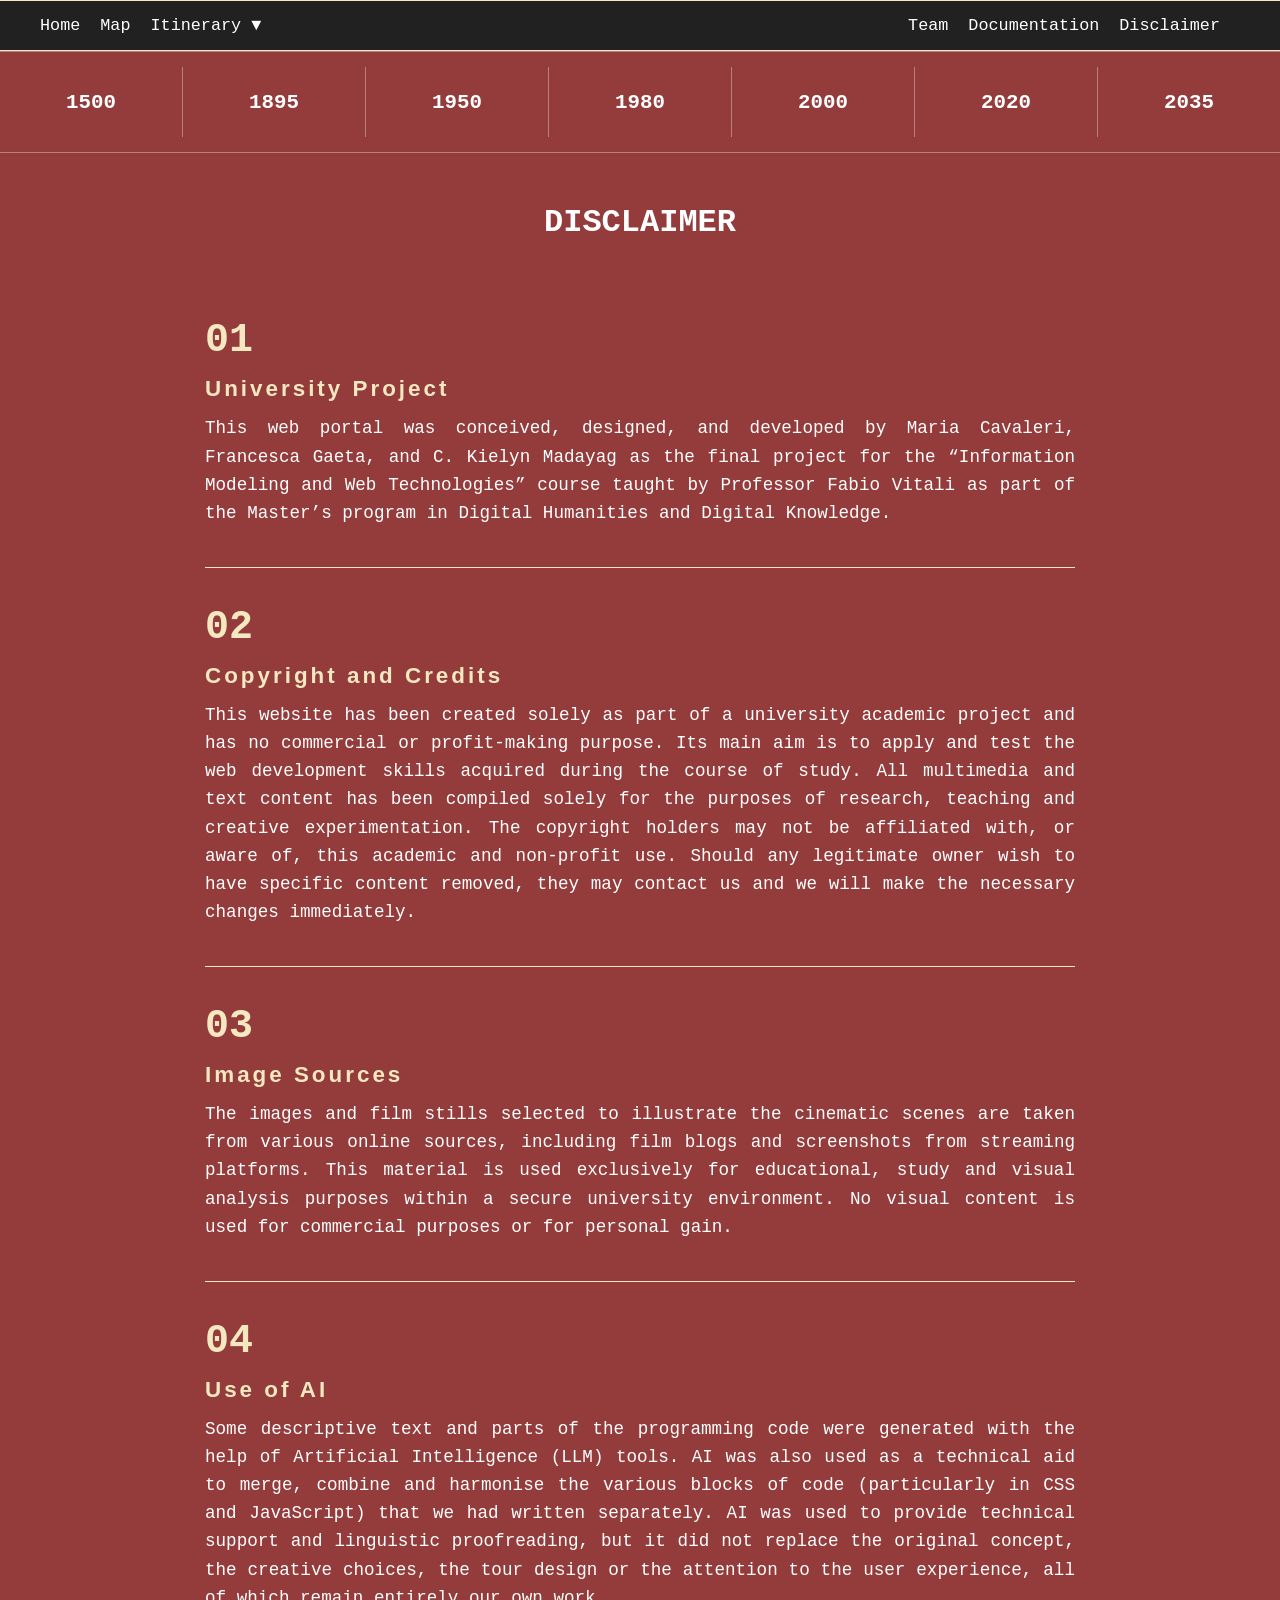
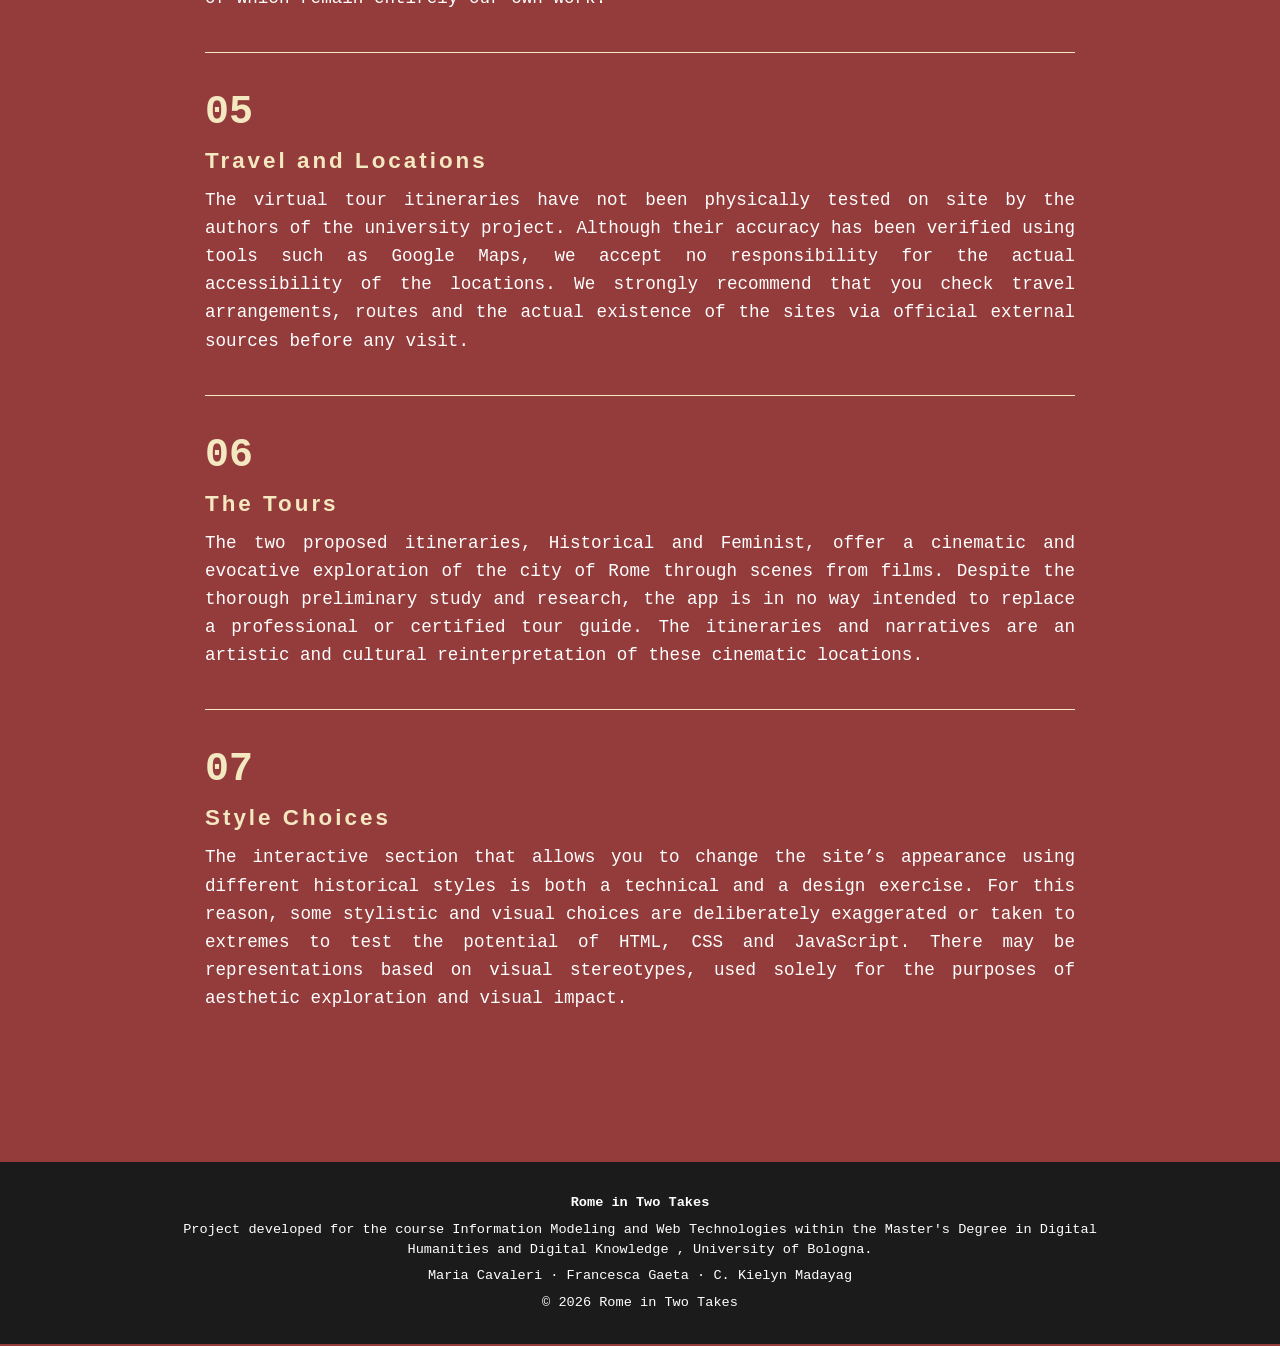
<file: pagina3.html>
<!DOCTYPE html>
<html>

<head>
    <title>Rome in two takes</title>
    <link rel="stylesheet" href="css/base.css">
    <script src="java/base.js"></script>
    <link rel="favicon" href="img/favicon.png">
    <link href="https://fonts.googleapis.com/css2?family=Limelight&display=swap" rel="stylesheet">
    <link href="https://fonts.googleapis.com/css2?family=Libre+Baskerville:wght@400;700&family=Rye&display=swap" rel="stylesheet">
</head>

<body>
    <!-- header -->
    <header>

        <div class="link-head" style="text-align:left;">
            <a href="index.html">Home</a>
            <a href="mappa.html">Map</a>
            <div class="dropdown">
                <a href="#">Itinerary &#9660;</a>
                <div class="dropdown-menu">
                    <a href="tourStorico.html">Historical Journey</a>
                    <a href="narrativa_femminista.html">Women & Urban Space</a>
                </div>

            </div>

        </div>

        <div class="link-head" style="text-align:right;">
            <a href="pagina1.html">Team</a>
            <a href="documentazione.html">Documentation</a>
            <a href="pagina3.html">Disclaimer</a>

        </div>

    </header>

    <!-- barra scelta stile -->
    <div class="bar-style">
        <div class="bar-item">
            <a href="css/style1500.css">
                <span class="nav-label">1500</span>
            </a>
        </div>
        <div class="bar-item">
            <a href="css/style1895.css">
                <span class="nav-label">1895</span>
            </a>
        </div>
        <div class="bar-item">
            <a href="css/base.css">
                <span class="nav-label">1950</span>
            </a>
        </div>
        <div class="bar-item">
            <a href="css/style1980.css">
                <span class="nav-label">1980</span>
            </a>
        </div>
        <div class="bar-item">
            <a href="css/style2000.css">
                <span class="nav-label">2000</span>
            </a>
        </div>
        <div class="bar-item">
            <a href="css/style2020.css">
                <span class="nav-label">2020</span>
            </a>
        </div>
        <div class="bar-item">
            <a href="css/style2035.css">
                <span class="nav-label">2035</span>
            </a>
        </div>
    </div>

    <!-- area centrale blocchi -->
    <main class="disclaimer-page">
        <h1 class="page-title">DISCLAIMER</h1>
    
        <div class="disclaimer-container">
    
            <!-- Disclaimer 1 -->
            <div class="disclaimer-item">
                <div class="disclaimer-number">01</div>
                <div class="disclaimer-content">
                    <h2 class="disclaimer-title">University Project</h2>
                    <p class="disclaimer-text">This web portal was conceived, designed, and developed by Maria Cavaleri, Francesca Gaeta, and C. Kielyn Madayag as the
                    final project for the “Information Modeling and Web Technologies” course taught by Professor Fabio Vitali as part of the
                    Master’s program in Digital Humanities and Digital Knowledge.
                    </p>
                </div>
            </div>
    
            <!-- Disclaimer 2 -->
            <div class="disclaimer-item">
                <div class="disclaimer-number">02</div>
                <div class="disclaimer-content">
                    <h2 class="disclaimer-title">Copyright and Credits</h2>
                    <p class="disclaimer-text">This website has been created solely as part of a university academic project and has no commercial or profit-making
                    purpose. Its main aim is to apply and test the web development skills acquired during the course of study. All multimedia and text content has been compiled solely for the purposes of research, teaching and creative experimentation. The copyright holders may not be affiliated with, or aware of, this academic and non-profit use. Should any legitimate owner wish to have specific content removed, they may contact us and we will make the necessary changes immediately.</p>
                </div>
            </div>
    
            <!-- Disclaimer 3 -->
            <div class="disclaimer-item">
                <div class="disclaimer-number">03</div>
                <div class="disclaimer-content">
                    <h2 class="disclaimer-title">Image Sources</h2>
                    <p class="disclaimer-text">The images and film stills selected to illustrate the cinematic scenes are taken from various online sources, including
                    film blogs and screenshots from streaming platforms. This material is used exclusively for educational, study and visual
                    analysis purposes within a secure university environment. No visual content is used for commercial purposes or for
                    personal gain.</p>
                </div>
            </div>
    
            <!-- Disclaimer 4 -->
            <div class="disclaimer-item">
                <div class="disclaimer-number">04</div>
                <div class="disclaimer-content">
                    <h2 class="disclaimer-title">Use of AI</h2>
                    <p class="disclaimer-text">Some descriptive text and parts of the programming code were generated with the help of Artificial Intelligence (LLM)
                    tools. AI was also used as a technical aid to merge, combine and harmonise the various blocks of code (particularly in
                    CSS and JavaScript) that we had written separately. AI was used to provide technical support and linguistic proofreading, but it did not replace the original concept, the
                    creative choices, the tour design or the attention to the user experience, all of which remain entirely our own work.</p>
                </div>
            </div>
    
            <!-- Disclaimer 5 -->
            <div class="disclaimer-item">
                <div class="disclaimer-number">05</div>
                <div class="disclaimer-content">
                    <h2 class="disclaimer-title">Travel and Locations</h2>
                    <p class="disclaimer-text">The virtual tour itineraries have not been physically tested on site by the authors of the university project. Although
                    their accuracy has been verified using tools such as Google Maps, we accept no responsibility for the actual
                    accessibility of the locations. We strongly recommend that you check travel arrangements, routes and the actual
                    existence of the sites via official external sources before any visit.</p>
                </div>
            </div>
    
            <!-- Disclaimer 6 -->
            <div class="disclaimer-item">
                <div class="disclaimer-number">06</div>
                <div class="disclaimer-content">
                    <h2 class="disclaimer-title">The Tours</h2>
                    <p class="disclaimer-text">The two proposed itineraries, Historical and Feminist, offer a cinematic and evocative exploration of the city of Rome
                    through scenes from films. Despite the thorough preliminary study and research, the app is in no way intended to replace
                    a professional or certified tour guide. The itineraries and narratives are an artistic and cultural reinterpretation of
                    these cinematic locations.</p>
                </div>
            </div>
    
            <!-- Disclaimer 7 -->
            <div class="disclaimer-item">
                <div class="disclaimer-number">07</div>
                <div class="disclaimer-content">
                    <h2 class="disclaimer-title">Style Choices</h2>
                    <p class="disclaimer-text">The interactive section that allows you to change the site’s appearance using different historical styles is both a
                    technical and a design exercise. For this reason, some stylistic and visual choices are deliberately exaggerated or
                    taken to extremes to test the potential of HTML, CSS and JavaScript. There may be representations based on visual
                    stereotypes, used solely for the purposes of aesthetic exploration and visual impact.</p>
                </div>
            </div>
    
        </div>
    </main>

    <footer>
        <div class="footer-container">

            <p class="footer-title">
                <strong>Rome in Two Takes</strong>
            </p>

            <p>
                Project developed for the course
                <a href="https://www.unibo.it/it/studiare/insegnamenti-competenze-trasversali-moocs/insegnamenti/insegnamento/2025/533915"
                    target="_blank">
                    Information Modeling and Web Technologies
                </a>
                within the Master's Degree in
                <a href="https://corsi.unibo.it/2cycle/DigitalHumanitiesKnowledge" target="_blank">
                    Digital Humanities and Digital Knowledge
                </a>,
                University of Bologna.
            </p>

            <p>
                Maria Cavaleri · Francesca Gaeta · C. Kielyn Madayag
            </p>

            <p class="footer-copyright">
                © 2026 Rome in Two Takes
            </p>

        </div>
    </footer>

</body>

</html>
</file>
<file: css/base.css>
/* =========================================================
   STILE GENERALE
   ========================================================= */

html,
body {
    margin: 0;
    padding: 0;
    width: 100%;
    min-height: 100vh;

    background-color: #943b3b;

    font-family: 'Special Elite', monospace;
    color: white;
}

a {
    text-decoration: none;
}

a:hover {
    opacity: 0.7;
}

button {
    cursor: pointer;
}


/* =========================================================
   HEADER / NAVBAR
   ========================================================= */

header {
    position: sticky;
    top: 0;
    z-index: 2000;

    width: 100%;
    box-sizing: border-box;

    display: flex;
    justify-content: space-between;
    align-items: center;

    padding: 15px 40px;

    background-color: #212121;

    border-top: 1px solid #f4e8c1;
    border-bottom: 1px solid #f4e8c1;
}


/* =========================================================
   LINK NAVBAR
   ========================================================= */

.link-head {
    display: flex;
    align-items: center;
}

.link-head > a,
.dropdown > a {
    margin-right: 20px;

    color: white;

    font-family: 'Special Elite', monospace;
    font-size: 1.05rem;

    transition: color 0.2s ease;
}

.link-head > a:hover, 
.link-head > a.active,
.dropdown > a:hover {
    color: #f4e8c1;

    opacity: 1;

    text-decoration: underline;
    
}


/* =========================================================
   DROPDOWN NAVBAR
   ========================================================= */

.dropdown {
    position: relative;
}

.dropdown-menu {
    display: none;

    position: absolute;
    top: 100%;
    left: 0;

    min-width: 230px;

    background-color: #212121;

    border: 1px solid #f4e8c1;

    box-shadow: 0 8px 15px rgba(0, 0, 0, 0.35);

    z-index: 2100;
}

.dropdown:hover .dropdown-menu {
    display: block;
}

.dropdown-menu a {
    display: block;

    margin: 0;
    padding: 12px 15px;

    color: white;

    font-family: 'Special Elite', monospace;
    font-size: 0.9rem;

    white-space: nowrap;

    border-bottom: 1px solid rgba(244, 232, 193, 0.2);
}

.dropdown-menu a:last-child {
    border-bottom: none;
}

.dropdown-menu a:hover {
    background-color: #f4e8c1;

    color: #943b3b;

    opacity: 1;
}


/* =========================================================
   BARRA STILI / DATE
   ========================================================= */

.bar-style {
    position: sticky;
    top: 50px;
    z-index: 999;

    display: flex;

    width: 100%;
    box-sizing: border-box;

    padding: 15px 0;

    background-color: #943b3b;

    border-top: 1.5px solid rgba(255, 255, 255, 0.35);
    border-bottom: 1.5px solid rgba(255, 255, 255, 0.35);
}

.bar-item {
    flex: 1;

    height: 70px;

    display: flex;
    justify-content: center;
    align-items: center;

    text-align: center;

    border-right: 1.5px solid rgba(255, 255, 255, 0.35);
}

.bar-item:last-child {
    border-right: none;
}

.bar-item a {
    width: 100%;
    height: 100%;

    display: flex;
    align-items: center;
    justify-content: center;

    color: white;

    font-family: 'Courier', monospace;
    font-size: 1.3rem;
    font-weight: bold;

    transition:
        color 0.2s ease,
        opacity 0.2s ease;
}

.bar-item a:hover {

    color: #f4e8c1;

    opacity: 1;

    text-shadow:

        0 0 5px rgba(244, 232, 193, 0.8),

        0 0 10px rgba(244, 232, 193, 0.5);

}


/* =========================================================
   MAIN
   ========================================================= */

main {
    width: 100%;
    box-sizing: border-box;

    padding: 30px 40px;

    display: flex;
    flex-direction: column;
    align-items: center;
}


/* TITOLI GENERALI */

main h2 {
    width: 100%;
    max-width: 950px;

    box-sizing: border-box;

    margin-bottom: 15px;

    font-family: 'Bebas Neue', sans-serif;
    font-size: 3rem;
    letter-spacing: 3px;

    color: #f4e8c1;

    text-align: center;
}


/* TESTO GENERALE  */

main p {
    width: 100%;
    max-width: 950px;

    margin: 0 auto;

    font-family: 'Special Elite', monospace;
    font-size: 1.1rem;
    line-height: 1.6rem;

    color: white;

    text-align: justify;
}


/* =========================================================
   HOMEPAGE - INSEGNA CINEMATOGRAFICA
   ========================================================= */

.home-introduction {
    width: 100%;
    max-width: 1000px;

    margin: 50px auto 70px auto;

    text-align: center;
}


/* =========================================================
   CONTENITORE TITOLO
   ========================================================= */

.title-container {
    position: relative;

    width: 100%;
    max-width: 900px;

    margin: 0 auto;
    padding: 60px 70px;

    box-sizing: border-box;

    background-color: #1c1b1b;

    border: 7px solid #f4e8c1;
    border-radius: 18px;

    box-shadow:
        0 0 0 3px white,
        0 0 0 7px #f4e8c1,
        0 0 20px rgba(244, 232, 193, 0.7),
        0 0 40px rgba(244, 232, 193, 0.35),
        0 8px 20px rgba(0, 0, 0, 0.4);
}


/* =========================================================
   TITOLO HOMEPAGE
   ========================================================= */

.title-container h1 {
    width: 100%;
    max-width: none;

    margin: 0;
    padding: 0;

    font-family: 'Bebas Neue', sans-serif;
    font-size: 5.5rem;
    line-height: 1;
    letter-spacing: 6px;

    color: white;

    text-align: center;
    text-transform: uppercase;

    -webkit-text-stroke: 1px #f4e8c1;

    text-shadow:
        2px 2px 0 #6d2121,
        0 0 8px rgba(244, 232, 193, 0.3);
}


/* =========================================================
   LUCI INSEGNA
   ========================================================= */

.title-container::before,
.title-container::after {
    position: absolute;
    left: 0;

    width: 100%;

    color: #f4e8c1;

    font-family: Arial, sans-serif;
    font-size: 1.4rem;
    letter-spacing: 10px;

    text-align: center;

    text-shadow:
        0 0 4px white,
        0 0 8px #f4e8c1;
}

.title-container::before {
    content: "  \25CF     \25CF    \25CF    \25CF    \25CF    \25CF    \25CF    \25CF    \25CF    \25CF    \25CF    \25CF    \25CF   ";
    top: 8px;
}

.title-container::after {
    content: "     \25CF      \25CF          \25CF      \25CF      \25CF      \25CF     \25CF      \25CF      \25CF      \25CF      \25CF      \25CF      \25CF";
    bottom: 8px;
}


/* =========================================================
   HOMEPAGE - NARRATIVE
   ========================================================= */

.narratives {
    width: 100%;
    max-width: 950px;

    margin: 70px auto;
}

.narrativa-container {
    width: 100%;

    display: flex;

    gap: 40px;

    margin-top: 30px;
}


/* =========================================================
   CARD NARRATIVE
   ========================================================= */

.narrative-card {
    flex: 1;

    box-sizing: border-box;

    background-color: #1c1b1b;

    color: white;

    border: 4px solid white;

    transition:
        opacity 0.2s ease,
        border-color 0.2s ease,
        box-shadow 0.2s ease;
}


/* =========================================================
   PARTE SUPERIORE TIPO CIAK
   ========================================================= */

.card-decoration {
    height: 45px;

    background:
        repeating-linear-gradient(
            135deg,
            white 0px,
            white 35px,
            #1c1b1b 35px,
            #1c1b1b 70px
        );

    border-bottom: 4px solid white;
}


/* =========================================================
   ETICHETTA ITINERARIO
   ========================================================= */

.card-label {
    padding: 12px 20px;

    border-bottom: 2px solid #f4e8c1;

    font-family: 'Bebas Neue', sans-serif;
    font-size: 1.3rem;
    letter-spacing: 2px;

    color: #f4e8c1;

    text-align: center;
}


/* =========================================================
   CORPO CARD
   ========================================================= */

.card-body {
    padding: 25px;
}


/* =========================================================
   TITOLO NARRATIVA
   ========================================================= */

.card-body h3 {
    min-height: 80px;

    margin: 0 0 20px 0;

    font-family: 'Bebas Neue', sans-serif;
    font-size: 2.2rem;
    line-height: 1.1;
    letter-spacing: 2px;

    color: white;

    text-align: center;
}


/* =========================================================
   DETTAGLI
   ========================================================= */

.card-details {
    padding: 10px 0;
    margin-bottom: 20px;

    border-top: 1px solid #f4e8c1;
    border-bottom: 1px solid #f4e8c1;
}

.card-details p {
    width: 100%;
    max-width: none;

    margin: 5px 0;

    font-family: 'Special Elite', monospace;
    font-size: 0.9rem;
    line-height: 1.3rem;

    color: white;

    text-align: left;
}


/* =========================================================
   DESCRIZIONE CARD
   ========================================================= */

.card-description {
    width: 100%;
    max-width: none;

    margin-bottom: 25px;

    font-family: 'Special Elite', monospace;
    font-size: 1rem;
    line-height: 1.5rem;

    text-align: left;

    color: white !important;
}


/* =========================================================
   DISCOVER
   ========================================================= */

.discover {
    display: inline-block;

    padding: 8px 14px;

    background-color: #1c1b1b;

    border: 1px solid white;
    border-radius: 3px;

    font-family: 'Bebas Neue', sans-serif;
    font-size: 1.1rem;
    letter-spacing: 1px;

    color: white;

    transition:
        color 0.2s ease,
        border-color 0.2s ease,
        background-color 0.2s ease;
}

.narrative-card:hover .discover {
    background-color: #f4e8c1;

    color: #943b3b;

    border-color: #f4e8c1;
}


/* =========================================================
   HOVER CARD
   ========================================================= */

.narrative-card:hover {

    opacity: 1;

    border-color: #f4e8c1;

    box-shadow:

        0 0 8px rgba(244, 232, 193, 0.7),

        0 0 18px rgba(244, 232, 193, 0.35);

}


/* =========================================================
   AREA PRINCIPALE - RULLINO
   ========================================================= */

.area-immagini {
    width: 100%;
    max-width: 950px;
    height: 560px;

    display: flex;
    flex-direction: row;
    align-items: center;
    justify-content: space-between;

    gap: 15px;

    margin-top: 50px;
    margin-bottom: 50px;

    padding: 14px 20px;

    box-sizing: border-box;

    background-color: #1c1b1b;

    /* linee tratteggiate x rullino */
    border-top: 14px dashed white;
    border-bottom: 14px dashed white;

    border-radius: 4px;

    box-shadow: 0 4px 15px rgba(0, 0, 0, 0.5);

    overflow: hidden;
}


/* =========================================================
   ZONA SINISTRA - FOTO
   ========================================================= */

.film-panel-left {
    width: 40%;
    height: 100%;

    display: flex;
    flex-direction: column;
    align-items: center;
    justify-content: space-between;

    gap: 20px;

    box-sizing: border-box;
}

.film-panel-left > div {
    width: 100%;
}

.film-panel-left img {
    width: 80%;

    aspect-ratio: 16 / 10;

    object-fit: cover;

    border: 5px solid white;

    display: block;
}

.photo-when {
    width: 100%;

    margin-bottom: 5px;

    color: white;

    font-family: 'Special Elite', monospace;
    font-size: 1rem;
    letter-spacing: 1px;

    text-align: left;
}


/* =========================================================
   ZONA CENTRALE - FRECCE
   ========================================================= */

.frecce_scena {
    width: 8%;

    display: flex;
    flex-direction: column;
    align-items: center;
    justify-content: center;

    gap: 15px;
}

.frecce_scena button {
    padding: 0;

    background: none;
    border: none;

    color: white;

    font-size: 2.2rem;

    transition:
        color 0.2s ease,
        transform 0.2s ease;
}

.frecce_scena button:hover {
    color: #f4e8c1;

    transform: scale(1.2);
}

.frecce_scena span {
    color: white;

    font-size: 0.9rem;
    font-weight: bold;

    writing-mode: vertical-lr;
}


/* =========================================================
   ZONA DESTRA
   ========================================================= */

.description-container-right {
    width: 45%;
    height: 100%;

    min-height: 0;

    display: flex;
    flex-direction: column;
    align-items: center;
    justify-content: center;

    box-sizing: border-box;
}


/* =========================================================
   BOTTONI STORY / METADATA / QR
   ========================================================= */

.showview-buttons {
    width: 100%;

    display: flex;
    justify-content: flex-end;

    gap: 8px;

    margin-bottom: 8px;
}

.showview-buttons button {
    padding: 10px 20px;

    background-color: #1c1b1b;
    color: white;

    border: 1px solid white;
    border-radius: 4px;

    font-family: 'Special Elite', monospace;
    font-size: 0.85rem;
    font-weight: bold;

    transition:
        color 0.2s ease,
        border-color 0.2s ease,
        background-color 0.2s ease;
}

.showview-buttons button:hover, .showview-buttons button.active {
    background-color: #f4e8c1;

    color: #943b3b;

    border-color: #f4e8c1;
}


/* =========================================================
   STORY
   ========================================================= */

.story-content {
    position: relative;

    width: 100%;
    height: 450px;

    box-sizing: border-box;

    padding: 30px;

    display: flex;
    flex-direction: column;

    background-color: #f4e8c1;
    color: #2b2623;

    border: 2px solid white;
    border-radius: 8px;

    overflow-y: auto;
}


/* =========================================================
   DIFFICULTY BUTTONS
   ========================================================= */

.difficulty-buttons {
    width: 100%;

    display: flex;
    flex-direction: row;

    gap: 6px;

    margin-bottom: 8px;

    flex-shrink: 0;
}

.difficulty-buttons button {
    flex: 1;

    padding: 8px;

    background-color: #1c1b1b;

    color: white;

    border: 1px solid #1c1b1b;
    border-radius: 4px;

    font-family: 'Special Elite', monospace;
    font-size: 0.85rem;
    font-weight: bold;

    text-align: center;

    transition:
        background-color 0.2s ease,
        color 0.2s ease;
}

.difficulty-buttons button:hover, .difficulty-buttons button.active {
    background-color: #f4e8c1;

    color: #943b3b;

    opacity: 1;
}


/* =========================================================
   TELL ME BUTTONS
   ========================================================= */

.tellme-buttons {
    margin: 15px 0;

    display: flex;
    flex-wrap: wrap;

    gap: 8px;
}

.tellme-buttons button {
    padding: 6px 12px;

    background-color: #1c1b1b;

    color: white;

    border: 1px solid #1c1b1b;
    border-radius: 4px;

    font-family: 'Courier New', monospace;
    font-size: 1rem;
    font-weight: bold;

    transition:
        background-color 0.2s ease,
        color 0.2s ease;
}

.tellme-buttons button:hover, .tellme-buttons button.active {
    background-color: #f4e8c1;

    color: #943b3b;

    opacity: 1;
}


/* =========================================================
   METADATA
   ========================================================= */

.metadata-content {
    position: relative;

    width: 100%;
    height: 450px;

    box-sizing: border-box;

    padding: 15px 30px;

    background-color: #f4e8c1;
    color: #2b2623;

    border: 2px solid white;
    border-radius: 8px;

    font-family: 'Special Elite', monospace;
    font-size: 1.1rem;

    overflow-y: auto;
}

.metadata-content h3 {
    font-family: 'Special Elite', monospace;
    font-size: 1.2rem;
}

.introduzione-meta {
    margin-bottom: 15px;

    font-family: 'Special Elite', monospace;
    font-size: 1.1rem;
    line-height: 1.6;
}


/* =========================================================
   BOTTONI METADATA
   ========================================================= */

.metadata-tasti {
    display: flex;
    flex-direction: column;

    gap: 15px;

    margin: 15px auto 0;

    font-weight: bold;
}

.metadata-tasti button {
    width: 250px;

    align-self: center;

    padding: 10px 20px;

    background-color: #1c1b1b;
    color: white;

    border: 1px solid #1c1b1b;
    border-radius: 4px;

    font-family: 'Special Elite', monospace;
    font-size: 1rem;
    font-weight: bold;

    transition:
        background-color 0.2s ease,
        color 0.2s ease;
}

.metadata-tasti button:hover {
    background-color: #f4e8c1;

    color: #943b3b;
}

.metadata-tasti li {
    margin-bottom: 12px;
}


/* =========================================================
   META PUNTI
   ========================================================= */

.meta-punti {
    color: #943b3b;

    font-size: 1.2rem;

    text-decoration: none;

    transition: all 0.2s ease;
}

.meta-punti:hover {
    color: #6d2121;

    border-bottom: 2px solid #6d2121;

    text-decoration: underline;
}


/* =========================================================
   MODAL
   ========================================================= */

.modal-overlay {
    position: fixed;

    top: 0;
    left: 0;

    width: 100vw;
    height: 100vh;

    display: flex;
    align-items: center;
    justify-content: center;

    background-color: rgba(0, 0, 0, 0.6);

    z-index: 9999;

    cursor: pointer;
}

.modal-box {
    position: relative;

    width: 450px;
    max-width: 90%;

    box-sizing: border-box;

    padding: 30px;

    background-color: #f4e8c1;
    color: #2b2623;

    border: 3px solid white;
    border-radius: 8px;

    box-shadow: 0 10px 25px rgba(0, 0, 0, 0.5);

    text-align: justify;

    cursor: default;
}

.modal-box h3 {
    margin-top: 0;

    padding-bottom: 8px;

    color: #943b3b;

    border-bottom: 1px solid #943b3b;

    font-size: 1.2rem;
}

.modal-box ul {
    margin: 15px 0 0;
    padding: 0;

    list-style: none;

    font-size: 0.9rem;
    line-height: 1.8;
}


/* =========================================================
   TESTI STORY E METADATA
   ========================================================= */

.story-content h3,
.story-content p,
.story-content strong,
.metadata-content h3,
.metadata-content li,
.metadata-content strong,
.metadata-content p {
    color: #2b2623;
}

.story-content p,
.metadata-content p {
    font-size: 0.9rem;
    line-height: 1.4;
}


/* =========================================================
   QR
   ========================================================= */

.qr-content {
    width: 100%;
    height: 450px;

    box-sizing: border-box;

    padding: 30px;

    background-color: #f4e8c1;

    border: 2px solid white;
    border-radius: 8px;

    text-align: center;

    overflow-y: auto;
}

.qr-content h3 {
    margin-top: 0;

    color: #2b2623;

    font-size: 1.17em;
    font-weight: bold;

    text-align: left;
}

.qr-description {
    margin-bottom: 30px;

    color: #2b2623;

    font-family: 'Special Elite', monospace;
    font-size: 0.9rem;
    line-height: 1.4;
}

.qr-image {
    width: 170px;
    height: 170px;

    margin-top: 10px;

    padding: 4px;

    background-color: white;

    border: 1px solid #38312d;
}


/* =========================================================
   SEZIONE FILM HOMEPAGE
   ========================================================= */

.films-section {
    width: 100%;
    max-width: 950px;

    margin: 80px auto;
}

.films-introduction {
    margin-bottom: 40px;
}

.films-introduction h2 {
    margin-bottom: 20px;
}


/* =========================================================
   POSTER
   ========================================================= */

.poster-container {
    width: 100%;
    max-width: 950px;

    box-sizing: border-box;

    margin: 40px auto;
    padding: 0 10px;
}

.poster-grid {
    width: 100%;

    display: flex;
    flex-wrap: wrap;

    justify-content: space-between;

    gap: 20px;
}

.poster {
    flex: 1 1 calc(33.333% - 30px);

    min-width: 250px;

    box-sizing: border-box;
}

.poster-flip {
    position: relative;

    width: 100%;
}

.poster-img {
    width: 100%;
    height: auto;

    display: block;

    transition: transform 0.6s ease-in-out;

    backface-visibility: hidden;
}

.poster-back {
    position: absolute;

    top: 0;
    left: 0;

    width: 100%;
    height: 100%;

    box-sizing: border-box;

    padding: 7%;

    display: flex;
    flex-direction: column;

    background-color: #f4e8c1;
    color: #2b2623;

    text-align: center;

    transform: rotateY(180deg);

    transition: transform 0.6s ease-in-out;

    backface-visibility: hidden;
}

.poster-back p {
    margin: 0;

    color: #2b2623;

    font-family: 'Special Elite', monospace;
    font-size: clamp(0.75rem, 1.1vw, 0.95rem);
    line-height: 1.4;

    text-align: justify;
}

.poster-flip:hover .poster-img {
    transform: rotateY(-180deg);
}

.poster-flip:hover .poster-back {
    transform: rotateY(0deg);
}


/* =========================================================
   BOTTONI PREVIOUS / NEXT
   ========================================================= */

.bottoni-pagine {
    width: 100%;
    max-width: 950px;

    margin: 50px auto 20px auto;

    display: flex;
    justify-content: space-between;
    align-items: center;
}

.bottone {
    display: inline-block;

    padding: 10px 18px;

    background-color: #1c1b1b;

    border: 1px solid #1c1b1b;
    border-radius: 3px;

    font-family: 'Bebas Neue', sans-serif;
    font-size: 1rem;
    letter-spacing: 1.5px;

    color: white;

    text-decoration: none;

    transition:
        background-color 0.2s ease,
        color 0.2s ease,
        border-color 0.2s ease;
}

.bottone:hover {
    background-color: #f4e8c1;

    color: #943b3b;

    border-color: #f4e8c1;

    opacity: 1;

    box-shadow:

        0 0 5px rgba(244, 232, 193, 0.8),

        0 0 10px rgba(244, 232, 193, 0.5);
}

.bottoni-pagine .bottone:only-child {
    margin-left: auto;
}


/* =========================================================
   FOOTER
   ========================================================= */

footer {
    width: 100%;

    box-sizing: border-box;

    margin-top: 80px;
    padding: 25px 40px;

    background-color: #1c1b1b;
}

.footer-container {
    width: 100%;
    max-width: 950px;

    margin: 0 auto;

    text-align: center;
}

footer p {
    max-width: 950px;

    margin: 6px auto;

    color: white;

    font-size: 0.85rem;
    line-height: 1.5;

    text-align: center;
}

footer a {
    color: white;

    font-size: 0.85rem;
}

footer a:hover {
    color: #f4e8c1;

    opacity: 1;
}

/* =========================================================
   DISCLAIMER
   ========================================================= */

.disclaimer-page {
    max-width: 950px;
    margin: 0 auto;
}

.disclaimer-page .page-title {
    text-align: center;
    max-width: none;
    margin-bottom: 40px;
}

.disclaimer-page .disclaimer-item {
    display: flex;
    flex-direction: row-reverse; /* dispari: txt a snx, n a dx */
    align-items: center;
    justify-content: space-between;
    gap: 40px;
    padding: 40px 0;
    border-bottom: 1px solid #f4e8c1;
    box-sizing: border-box;
}

.disclaimer-page .disclaimer-item:last-child {
    border-bottom: none;
}

.disclaimer-page .disclaimer-item:nth-child(even) {
    flex-direction: row; /* pari: n a snx, txt a dx */
}

/* num grande */
.disclaimer-page .disclaimer-number {
    font-size: 4rem;
    font-weight: bold;
    color: #f4e8c1;
    flex-shrink: 0;
    line-height: 1;
}

.disclaimer-page .disclaimer-content {
    flex-grow: 1;
}

/* annullare i vincoli globali di main h2 e main p*/
.disclaimer-page .disclaimer-title,
.disclaimer-page .disclaimer-text {
    max-width: none;
    margin: 0;
}

.disclaimer-page .disclaimer-title {
    font-size: 1.4rem;
    margin-bottom: 12px;
    color: #f4e8c1;
    text-align: left;
}

.disclaimer-page .disclaimer-text {
    text-align: justify;
    line-height: 1.6;
}


/* =========================================================
   RESPONSIVE
   ========================================================= */

@media screen and (max-width: 800px) {

    header {
        padding: 12px 20px;

        flex-direction: column;

        gap: 10px;
    }

    .link-head {
        justify-content: center;

        flex-wrap: wrap;

        text-align: center !important;
    }

    .link-head > a,
    .dropdown > a {
        display: inline-block;

        margin: 5px 8px;

        font-size: 0.9rem;
    }


    /* dropdown mobile */

    .dropdown-menu {
        top: 100%;
        left: 50%;

        min-width: 210px;

        transform: translateX(-50%);
    }


    /* barra date */

    .bar-style {
        top: 90px;
    }

    .bar-item {
        min-width: 100px;
    }

    .bar-item a {
        font-size: 1rem;
    }


    /* main */

    main {
        padding: 20px;
    }

    main h2 {
        font-size: 2.3rem;
    }


    /* insegna homepage */

    .home-introduction {
        margin: 35px auto 50px auto;
    }

    .title-container {
        padding: 50px 25px;

        border-width: 5px;
    }

    .title-container h1 {
        font-size: 3.2rem;

        letter-spacing: 3px;
    }

    .title-container::before,
    .title-container::after {
        font-size: 0.9rem;

        letter-spacing: 4px;

        overflow: hidden;

        white-space: nowrap;
    }


    /* narrative */

    .narratives {
        margin: 50px auto;
    }

    .narrativa-container {
        flex-direction: column;

        gap: 30px;
    }

    .card-body h3 {
        min-height: auto;

        font-size: 2rem;
    }


    /* rullino */

    .area-immagini {
        height: auto;

        flex-direction: column;

        padding: 20px;

        overflow: visible;
    }

    .film-panel-left,
    .description-container-right {
        width: 100%;
    }

    .film-panel-left img {
        width: 100%;
    }

    .frecce_scena {
        width: 100%;

        flex-direction: row;
    }

    .frecce_scena span {
        writing-mode: horizontal-tb;
    }

    .story-content,
    .metadata-content,
    .qr-content {
        height: auto;

        min-height: 400px;
    }

    .showview-buttons {
        justify-content: center;

        flex-wrap: wrap;
    }

    .metadata-tasti button {
        width: 100%;
    }


    /* poster */

    .poster {
        flex: 1 1 100%;
    }


    /* previous / next */

    .bottoni-pagine {
        margin-top: 35px;

        gap: 15px;
    }

    .bottone {
        font-size: 0.9rem;
    }


    /* footer */

    footer {
        padding: 25px 20px;
    }
}

 /* =========================================================
   MAPPA
   ========================================================= */

.map-page {
    width: 100%;
}


/* TITOLO MAPPA */

.map-page h1 {
    width: 100%;
    max-width: 950px;

    margin: 35px auto 25px auto;

    font-family: 'Bebas Neue', sans-serif;
    font-size: 4.5rem;
    letter-spacing: 4px;

    color: #f4e8c1;

    text-align: center;
}


/* MAPPA LEAFLET */

#map {
    width: 100%;
    max-width: 950px;
    height: 550px;

    margin: 0 auto;

    box-sizing: border-box;

    border: 4px solid white;
}

.leaflet-popup-content {
    font-family: 'Special Elite', monospace;
}


/* =========================================================
   FILTRI MAPPA
   ========================================================= */

#filters {
    width: 100%;
    max-width: 950px;

    display: flex;
    justify-content: center;

    gap: 10px;

    margin: 20px auto 0 auto;
}

#filters button {
    padding: 9px 18px;

    background-color: #1c1b1b;

    border: 1px solid white;
    border-radius: 3px;

    font-family: 'Special Elite', monospace;
    font-size: 0.85rem;

    color: white;

    transition:
        background-color 0.2s ease,
        color 0.2s ease,
        border-color 0.2s ease;
}

#filters button:hover,
#filters button.active {
    background-color: #f4e8c1;

    color: #943b3b;

    border-color: #f4e8c1;
}


/* =========================================================
   EXPLORE THE LOCATIONS
   ========================================================= */

.locations-section {
    width: 100%;
    max-width: 950px;

    margin: 65px auto 20px auto;
}

.locations-section h2 {
    margin-bottom: 45px;
}


/* =========================================================
   CONTENITORE ITINERARIO
   ========================================================= */

#locations-list {
    position: relative;

    width: 100%;
    max-width: 850px;

    margin: 0 auto;
}


/* =========================================================
   LINEA VERTICALE PRINCIPALE
   ========================================================= */

#locations-list::before {
    content: "";

    position: absolute;

    left: 31px;
    top: 30px;
    bottom: 30px;

    width: 2px;

    background-color: rgba(244, 232, 193, 0.65);
}


/* =========================================================
   SINGOLA TAPPA
   ========================================================= */

.location-card {
    position: relative;

    width: 100%;

    display: flex;
    align-items: flex-start;

    gap: 30px;

    padding: 25px 0;

    box-sizing: border-box;

    background-color: transparent;

    border: none;
}


/* =========================================================
   NUMERO TAPPA
   ========================================================= */

.location-number {
    position: relative;

    z-index: 2;

    flex: 0 0 64px;

    width: 64px;
    height: 64px;

    display: flex;
    align-items: center;
    justify-content: center;

    box-sizing: border-box;

    background-color: #943b3b;

    border: 2px solid #f4e8c1;
    border-radius: 50%;

    font-family: 'Bebas Neue', sans-serif;
    font-size: 1.7rem;

    color: #f4e8c1;
}


/* =========================================================
   INFORMAZIONI PRINCIPALI LOCATION
   ========================================================= */

.location-info {
    flex: 1;

    padding-top: 3px;
}

.location-info h3 {
    margin: 0 0 5px 0;

    font-family: 'Bebas Neue', sans-serif;
    font-size: 1.8rem;
    letter-spacing: 1px;

    color: white;
}


/* FILM */

.location-info p:first-of-type {
    width: 100%;
    max-width: none;

    margin: 0 0 8px 0;

    font-size: 0.8rem;
    line-height: 1.2rem;

    color: #f4e8c1;

    text-align: left;
}


/* DESCRIZIONE */

.location-info p:nth-of-type(2) {
    width: 100%;
    max-width: 700px;

    margin: 0;

    font-size: 0.9rem;
    line-height: 1.45rem;

    color: white;

    text-align: left;
}


/* =========================================================
   DISCOVER THIS STOP
   ========================================================= */

.location-info a {
    display: inline-block;

    margin-top: 12px;

    padding: 6px 11px;

    background-color: #1c1b1b;

    border: 1px solid white;
    border-radius: 3px;

    font-family: 'Special Elite', monospace;
    font-size: 0.7rem;

    color: white;

    transition:
        background-color 0.2s ease,
        color 0.2s ease,
        border-color 0.2s ease;
}

.location-info a:hover {
    background-color: #f4e8c1;

    color: #943b3b;

    border-color: #f4e8c1;

    opacity: 1;
}


/* =========================================================
   PIÙ LOCATION NELLA STESSA TAPPA
   es. Piazza Testaccio + Testaccio Market
   ========================================================= */

.location-subitem {
    padding-bottom: 20px;

    margin-bottom: 20px;

    border-bottom:
        1px dashed rgba(244, 232, 193, 0.4);
}

.location-subitem:last-child {
    padding-bottom: 0;

    margin-bottom: 0;

    border-bottom: none;
}


/* =========================================================
   SPOSTAMENTO TRA DUE TAPPE
   INFORMAZIONE SECONDARIA
   ========================================================= */

.route-connection {
    position: relative;

    width: calc(100% - 95px);

    margin:
        -8px
        0
        -8px
        95px;

    padding:
        8px
        15px
        8px
        18px;

    box-sizing: border-box;

    border-left:
        1px solid rgba(244, 232, 193, 0.45);
}


/* PICCOLO PUNTO SULLA LINEA SECONDARIA */

.route-connection::before {
    content: "";

    position: absolute;

    left: -4px;
    top: 12px;

    width: 7px;
    height: 7px;

    background-color: #f4e8c1;

    border-radius: 50%;
}


/* TRASPORTO + TEMPO */

.route-main-info {
    margin-bottom: 3px;

    font-family: 'Special Elite', monospace;
    font-size: 0.68rem;
    font-weight: normal;

    color: rgba(244, 232, 193, 0.85);
}


/* INDICAZIONI */

.route-directions {
    width: 100% !important;
    max-width: 650px !important;

    margin: 0 !important;

    font-family: 'Special Elite', monospace;
    font-size: 0.66rem !important;
    line-height: 1.1rem !important;

    color: rgba(255, 255, 255, 0.65) !important;

    text-align: left !important;
}


/* NEXT STOP leggermente più evidente */

.route-directions strong {
    font-weight: normal;

    color: rgba(244, 232, 193, 0.8);
}


/* =========================================================
   ALL LOCATIONS
   ========================================================= */

/*
   Quando selezioni All Locations non esiste .location-number.
   Quindi nascondiamo la linea da itinerario.
*/

#locations-list:not(:has(.location-number))::before {
    display: none;
}


/* Le card di All Locations diventano più semplici */

.location-card:not(:has(.location-number)) {
    padding: 22px 0;

    border-bottom:
        1px solid rgba(255, 255, 255, 0.25);
}

.location-card:not(:has(.location-number)) .location-info {
    padding-left: 0;
}


/* =========================================================
   MAPPA RESPONSIVE
   ========================================================= */

@media screen and (max-width: 800px) {

    .map-page h1 {
        font-size: 3.2rem;
    }

    #map {
        height: 430px;
    }

    #filters {
        flex-wrap: wrap;
    }

    .locations-section {
        margin-top: 45px;
    }

    #locations-list::before {
        left: 24px;
    }

    .location-card {
        gap: 18px;
    }

    .location-number {
        flex-basis: 50px;

        width: 50px;
        height: 50px;

        font-size: 1.4rem;
    }

    .location-info h3 {
        font-size: 1.5rem;
    }

    .route-connection {
        width: calc(100% - 68px);

        margin-left: 68px;
    }
}

/* DISCLAIMER*/
.disclaimer-page .disclaimer-item,
.disclaimer-page .disclaimer-item:nth-child(even) {
    flex-direction: column;
    align-items: flex-start;
    gap: 15px;
}

.disclaimer-page .disclaimer-number {
    font-size: 2.5rem;
}


/*BOX FOOTER GITHUB E NOI*/
.footer-links {
    display: flex;
    justify-content: center;
    gap: 20px;
    margin: 20px 0;
    flex-wrap: wrap;
}

.footer-box {
    display: flex;
    align-items: center;
    gap: 8px;

    padding: 8px 16px;

    border: 1px solid white;
    border-radius: 3px;

    color: white;
    text-decoration: none;

    font-size: 0.9rem;
}

/* Evidenziazione */
.footer-box:hover {
    color: #f4e8c1;
    border-color: #f4e8c1;
    opacity: 1;
}

.footer-icon {
    font-size: 1rem;
}



/* TEAM CARDS */

.team-container {
    display: flex;
    justify-content: center;
    gap: 25px;
    margin: 30px 0;
}

.team-card {
    flex: 1;
    padding: 25px;

    border: 1px solid #f4e8c1;
}
</file>
